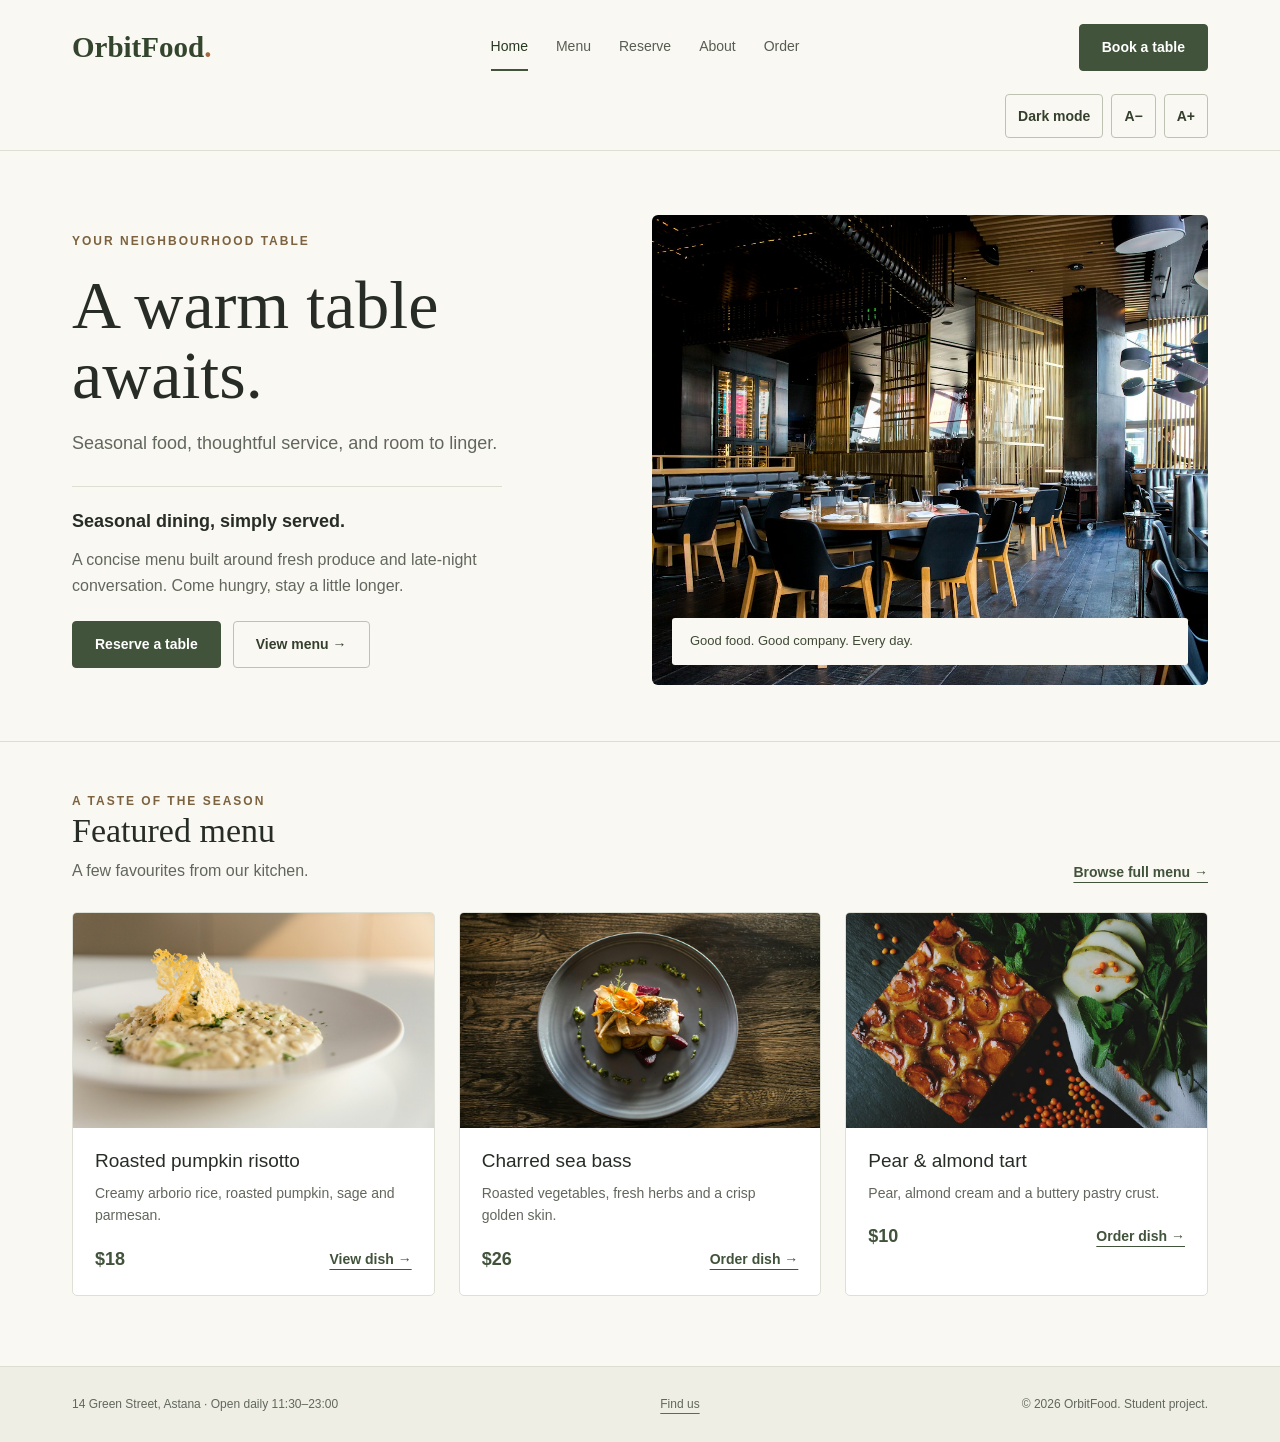
<file: index.html>
<!DOCTYPE html>
<html lang="en">
<head>
    <meta charset="UTF-8">
    <meta name="viewport" content="width=device-width, initial-scale=1.0">
    <meta name="description" content="Seasonal dining, simply served at OrbitFood, a seasonal restaurant website made for the Web Technologies I midterm.">
    <title>Seasonal dining, simply served | OrbitFood</title>
    <script src="js/storage-service.js"></script>
    <script src="js/preferences.js"></script>
    <link rel="stylesheet" href="bootstrap/bootstrap.css">
    <link rel="stylesheet" href="css/style.css">
    <script src="js/menu-data.js" defer></script>
    <script src="js/dish-history.js" defer></script>
</head>
<body>
    <a class="skip-link" href="#main">Skip to content</a>
    <header class="header">
        <nav class="container navigation" aria-label="Main navigation">
            <a class="logo" href="index.html">OrbitFood<span>.</span></a>
            <ul class="nav-list">
                <li><a href="index.html" class="active" aria-current="page">Home</a></li>
                <li><a href="menu.html">Menu</a></li>
                <li><a href="reservation.html">Reserve</a></li>
                <li><a href="about.html">About</a></li>
                <li><a href="order.html">Order</a></li>
            </ul>
            <a class="btn btn-dark" href="reservation.html">Book a table</a>
        </nav>
        <div class="container display-preferences" id="display-preferences" role="group" aria-label="Display preferences" hidden>
            <button class="btn btn-outline-dark" id="theme-toggle" type="button" aria-pressed="false">Dark mode</button>
            <button class="btn btn-outline-dark" id="font-decrease" type="button" aria-label="Decrease text size">A&minus;</button>
            <button class="btn btn-outline-dark" id="font-increase" type="button" aria-label="Increase text size">A+</button>
            <span class="visually-hidden" id="font-status" role="status"></span>
        </div>
    </header>

    <main id="main">
        <section class="hero">
            <div class="container">
                <div class="row align-items-center gx-4 gy-5">
                    <div class="col-md-6">
                        <p class="eyebrow">Your neighbourhood table</p>
                        <h1 id="home-title">A warm table<br>awaits.</h1>
                        <p class="intro">Seasonal food, thoughtful service, and room to linger.</p>
                        <div class="hero-note">
                            <h2>Seasonal dining, simply served.</h2>
                            <p>A concise menu built around fresh produce and late-night conversation. Come hungry, stay a little longer.</p>
                            <div class="buttons">
                                <a class="btn btn-dark" href="reservation.html">Reserve a table</a>
                                <a class="btn btn-outline-dark" href="menu.html">View menu &rarr;</a>
                            </div>
                        </div>
                    </div>
                    <div class="col-md-6">
                        <figure class="hero-photo">
                            <img src="images/restaurant.jpg" alt="Warm restaurant interior with wooden tables and soft lighting" width="700" height="700">
                            <figcaption class="photo-label">Good food. Good company. Every day.</figcaption>
                        </figure>
                    </div>
                </div>
            </div>
        </section>
        <section class="section" id="featured">
            <div class="container">
                <div class="section-head">
                    <div>
                        <p class="eyebrow">A taste of the season</p>
                        <h2>Featured menu</h2>
                        <p>A few favourites from our kitchen.</p>
                    </div>
                    <a class="text-link" href="menu.html">Browse full menu &rarr;</a>
                </div>
                <div class="food-grid">
                    <article class="food-card" id="risotto">
                        <img src="images/risotto.jpg" alt="Creamy risotto served on a white plate" width="600" height="400" loading="lazy">
                        <div class="food-info">
                            <h3><a href="dish.html?id=risotto">Roasted pumpkin risotto</a></h3>
                            <p>Creamy arborio rice, roasted pumpkin, sage and parmesan.</p>
                            <div class="food-bottom">
                                <span class="price">$18</span>
                                <a class="text-link" href="dish.html?id=risotto">View dish &rarr;</a>
                            </div>
                        </div>
                    </article>
                    <article class="food-card" id="fish">
                        <img src="images/fish.jpg" alt="Sea bass with roasted vegetables on a grey plate" width="600" height="400" loading="lazy">
                        <div class="food-info">
                            <h3><a href="dish.html?id=fish">Charred sea bass</a></h3>
                            <p>Roasted vegetables, fresh herbs and a crisp golden skin.</p>
                            <div class="food-bottom">
                                <span class="price">$26</span>
                                <a class="text-link" href="order.html#fish-choice">Order dish &rarr;</a>
                            </div>
                        </div>
                    </article>
                    <article class="food-card" id="tart">
                        <img src="images/tart.jpg" alt="Fruit tart served with sliced pear and fresh mint" width="600" height="400" loading="lazy">
                        <div class="food-info">
                            <h3><a href="dish.html?id=tart">Pear &amp; almond tart</a></h3>
                            <p>Pear, almond cream and a buttery pastry crust.</p>
                            <div class="food-bottom">
                                <span class="price">$10</span>
                                <a class="text-link" href="order.html#tart-choice">Order dish &rarr;</a>
                            </div>
                        </div>
                    </article>
                </div>
            </div>
        </section>
        <section class="section" id="recent-dishes" aria-labelledby="recent-heading" hidden>
            <div class="container">
                <div class="section-head">
                    <h2 id="recent-heading">Recently viewed</h2>
                    <button class="btn btn-outline-dark" id="clear-recent" type="button">Clear history</button>
                </div>
                <div class="food-grid" id="recent-list"></div>
            </div>
        </section>
        <p class="visually-hidden" id="recent-status" role="status"></p>
    </main>

    <footer class="footer">
        <div class="container footer-content">
            <p>14 Green Street, Astana <span aria-hidden="true">&middot;</span> Open daily 11:30&ndash;23:00</p>
            <a href="about.html#location">Find us</a>
            <p>&copy; 2026 OrbitFood. Student project.</p>
        </div>
    </footer>
</body>
</html>
</file>
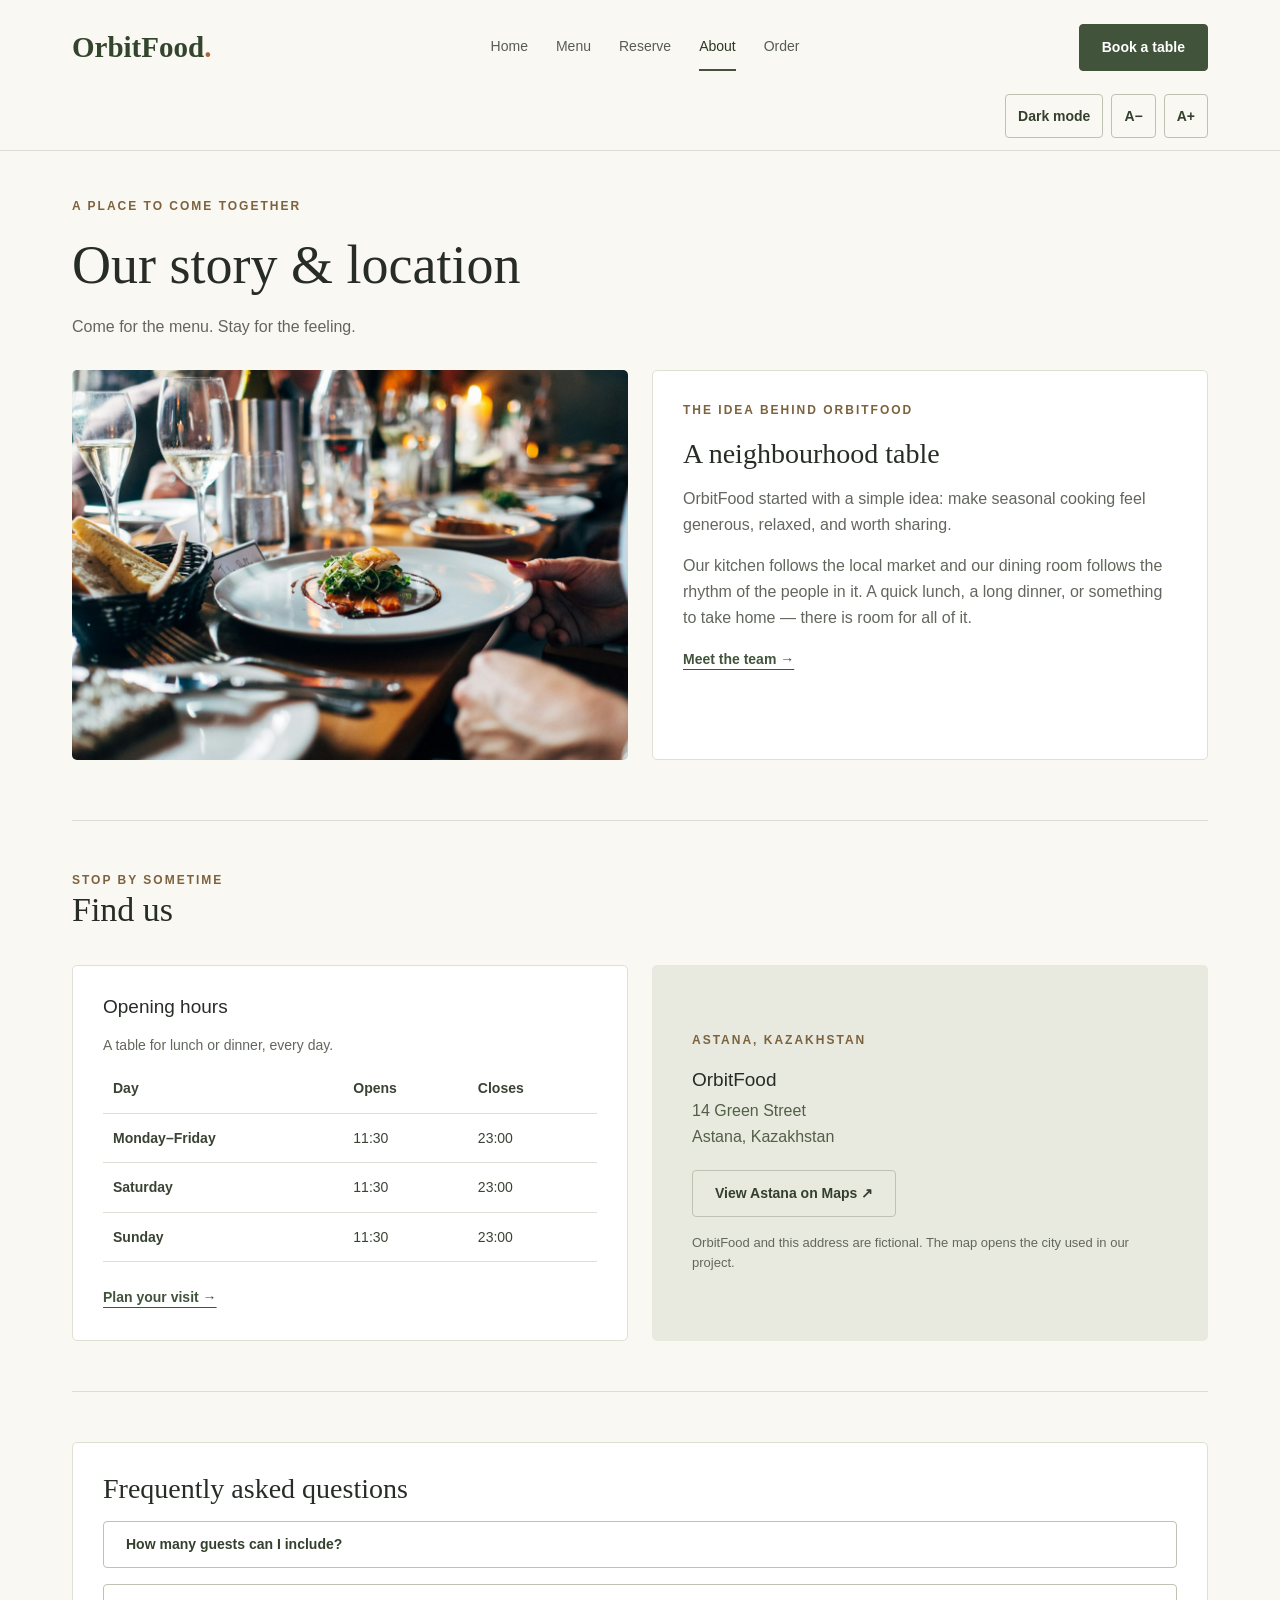
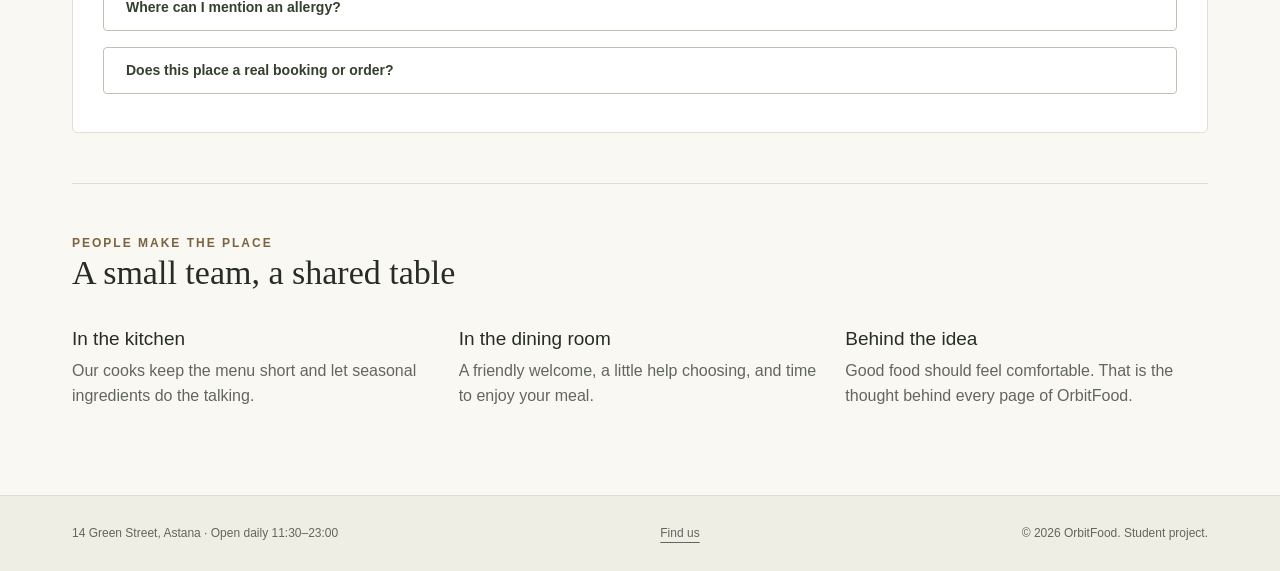
<file: about.html>
<!DOCTYPE html>
<html lang="en">
<head>
    <meta charset="UTF-8">
    <meta name="viewport" content="width=device-width, initial-scale=1.0">
    <meta name="description" content="Our story and location at OrbitFood, a seasonal restaurant website made for the Web Technologies I midterm.">
    <title>Our story and location | OrbitFood</title>
    <script src="js/storage-service.js"></script>
    <script src="js/preferences.js"></script>
    <link rel="stylesheet" href="bootstrap/bootstrap.css">
    <link rel="stylesheet" href="css/style.css">
    <script src="jquery/jquery-3.7.1.min.js" defer></script>
    <script src="js/enhancements.js" defer></script>
</head>
<body>
    <a class="skip-link" href="#main">Skip to content</a>
    <header class="header">
        <nav class="container navigation" aria-label="Main navigation">
            <a class="logo" href="index.html">OrbitFood<span>.</span></a>
            <ul class="nav-list">
                <li><a href="index.html">Home</a></li>
                <li><a href="menu.html">Menu</a></li>
                <li><a href="reservation.html">Reserve</a></li>
                <li><a href="about.html" class="active" aria-current="page">About</a></li>
                <li><a href="order.html">Order</a></li>
            </ul>
            <a class="btn btn-dark" href="reservation.html">Book a table</a>
        </nav>
        <div class="container display-preferences" id="display-preferences" role="group" aria-label="Display preferences" hidden>
            <button class="btn btn-outline-dark" id="theme-toggle" type="button" aria-pressed="false">Dark mode</button>
            <button class="btn btn-outline-dark" id="font-decrease" type="button" aria-label="Decrease text size">A&minus;</button>
            <button class="btn btn-outline-dark" id="font-increase" type="button" aria-label="Increase text size">A+</button>
            <span class="visually-hidden" id="font-status" role="status"></span>
        </div>
    </header>

    <main id="main">
        <div class="container">
            <header class="page-top">
                <p class="eyebrow">A place to come together</p>
                <h1>Our story &amp; location</h1>
                <p>Come for the menu. Stay for the feeling.</p>
            </header>
            <section class="page-content row g-4 align-items-stretch" aria-labelledby="story-title">
                <div class="col-md-6">
                    <img class="page-photo" src="images/table.jpg" alt="An inviting restaurant table set for dinner" width="700" height="500">
                </div>
                <div class="col-md-6">
                    <div class="panel">
                        <p class="eyebrow">The idea behind OrbitFood</p>
                        <h2 id="story-title">A neighbourhood table</h2>
                        <p>OrbitFood started with a simple idea: make seasonal cooking feel generous, relaxed, and worth sharing.</p>
                        <p>Our kitchen follows the local market and our dining room follows the rhythm of the people in it. A quick lunch, a long dinner, or something to take home &mdash; there is room for all of it.</p>
                        <a class="text-link" href="#team">Meet the team &rarr;</a>
                    </div>
                </div>
            </section>
            <section class="section" id="location">
                <div class="section-head">
                    <div>
                        <p class="eyebrow">Stop by sometime</p>
                        <h2>Find us</h2>
                    </div>
                </div>
                <div class="row g-4">
                    <div class="col-md-6">
                        <div class="panel">
                            <h3 class="mb-3">Opening hours</h3>
                            <div class="table-responsive">
                                <table class="table hours">
                                    <caption>A table for lunch or dinner, every day.</caption>
                                    <thead>
                                        <tr>
                                            <th scope="col">Day</th>
                                            <th scope="col">Opens</th>
                                            <th scope="col">Closes</th>
                                        </tr>
                                    </thead>
                                    <tbody>
                                        <tr>
                                            <th scope="row">Monday&ndash;Friday</th>
                                            <td>11:30</td>
                                            <td>23:00</td>
                                        </tr>
                                        <tr>
                                            <th scope="row">Saturday</th>
                                            <td>11:30</td>
                                            <td>23:00</td>
                                        </tr>
                                        <tr>
                                            <th scope="row">Sunday</th>
                                            <td>11:30</td>
                                            <td>23:00</td>
                                        </tr>
                                    </tbody>
                                </table>
                            </div>
                            <a class="text-link d-inline-block mt-4" href="reservation.html">Plan your visit &rarr;</a>
                        </div>
                    </div>
                    <div class="col-md-6">
                        <div class="location">
                            <p class="eyebrow">Astana, Kazakhstan</p>
                            <h3>OrbitFood</h3>
                            <address>14 Green Street<br>Astana, Kazakhstan</address>
                            <a class="btn btn-outline-dark" href="https://www.google.com/maps/search/?api=1&amp;query=Astana%2C%20Kazakhstan" target="_blank" rel="noopener noreferrer">View Astana on Maps &nearr;</a>
                            <p class="small-note">OrbitFood and this address are fictional. The map opens the city used in our project.</p>
                        </div>
                    </div>
                </div>
            </section>
            <section class="section" aria-labelledby="faq-title">
                <div class="panel">
                    <h2 id="faq-title">Frequently asked questions</h2>
                    <div class="faq-item mt-3">
                        <h3 class="h5 mb-2">
                            <button class="btn btn-outline-dark text-start w-100 faq-toggle" type="button" aria-controls="faq-groups" aria-expanded="true" disabled>How many guests can I include?</button>
                        </h3>
                        <p class="faq-answer mb-0" id="faq-groups">The reservation form accepts groups of 1 to 6 guests.</p>
                    </div>
                    <div class="faq-item mt-3">
                        <h3 class="h5 mb-2">
                            <button class="btn btn-outline-dark text-start w-100 faq-toggle" type="button" aria-controls="faq-allergies" aria-expanded="true" disabled>Where can I mention an allergy?</button>
                        </h3>
                        <p class="faq-answer mb-0" id="faq-allergies">Use the optional note on the reservation form for dietary needs.</p>
                    </div>
                    <div class="faq-item mt-3">
                        <h3 class="h5 mb-2">
                            <button class="btn btn-outline-dark text-start w-100 faq-toggle" type="button" aria-controls="faq-demo" aria-expanded="true" disabled>Does this place a real booking or order?</button>
                        </h3>
                        <p class="faq-answer mb-0" id="faq-demo">OrbitFood is a student demo. The forms validate sample details without sending a booking or order.</p>
                    </div>
                </div>
            </section>
            <section class="section" id="team">
                <div class="section-head">
                    <div>
                        <p class="eyebrow">People make the place</p>
                        <h2>A small team, a shared table</h2>
                    </div>
                </div>
                <div class="row g-4">
                    <div class="col-md-4">
                        <h3>In the kitchen</h3>
                        <p>Our cooks keep the menu short and let seasonal ingredients do the talking.</p>
                    </div>
                    <div class="col-md-4">
                        <h3>In the dining room</h3>
                        <p>A friendly welcome, a little help choosing, and time to enjoy your meal.</p>
                    </div>
                    <div class="col-md-4">
                        <h3>Behind the idea</h3>
                        <p>Good food should feel comfortable. That is the thought behind every page of OrbitFood.</p>
                    </div>
                </div>
            </section>
        </div>
    </main>

    <footer class="footer">
        <div class="container footer-content">
            <p>14 Green Street, Astana <span aria-hidden="true">&middot;</span> Open daily 11:30&ndash;23:00</p>
            <a href="about.html#location">Find us</a>
            <p>&copy; 2026 OrbitFood. Student project.</p>
        </div>
    </footer>
</body>
</html>
</file>
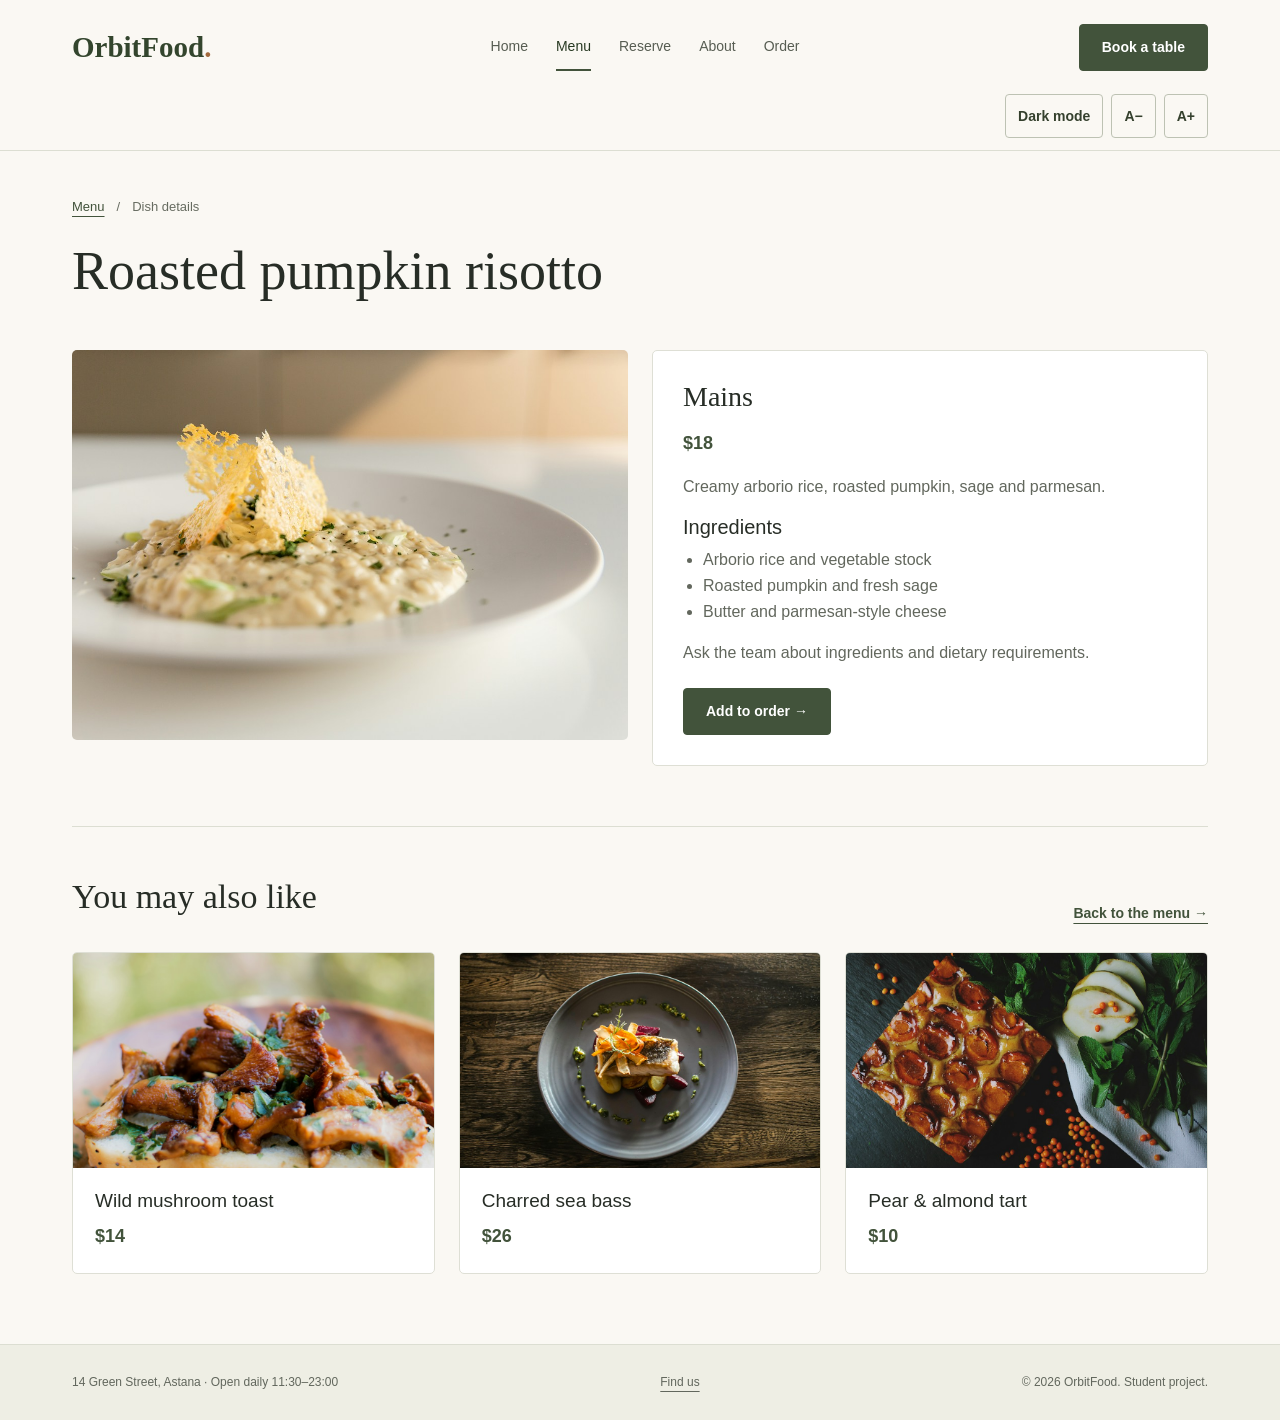
<file: dish.html>
<!DOCTYPE html>
<html lang="en">
<head>
    <meta charset="UTF-8">
    <meta name="viewport" content="width=device-width, initial-scale=1.0">
    <meta name="description" content="Explore the dishes and ingredients on the OrbitFood menu.">
    <title>Dish details | OrbitFood</title>
    <script src="js/storage-service.js"></script>
    <script src="js/preferences.js"></script>
    <link rel="stylesheet" href="bootstrap/bootstrap.css">
    <link rel="stylesheet" href="css/style.css">
    <script src="js/menu-data.js" defer></script>
    <script src="js/dish-history.js" defer></script>
</head>
<body>
    <a class="skip-link" href="#main">Skip to content</a>
    <header class="header">
        <nav class="container navigation" aria-label="Main navigation">
            <a class="logo" href="index.html">OrbitFood<span>.</span></a>
            <ul class="nav-list">
                <li><a href="index.html">Home</a></li>
                <li><a href="menu.html" class="active">Menu</a></li>
                <li><a href="reservation.html">Reserve</a></li>
                <li><a href="about.html">About</a></li>
                <li><a href="order.html">Order</a></li>
            </ul>
            <a class="btn btn-dark" href="reservation.html">Book a table</a>
        </nav>
        <div class="container display-preferences" id="display-preferences" role="group" aria-label="Display preferences" hidden>
            <button class="btn btn-outline-dark" id="theme-toggle" type="button" aria-pressed="false">Dark mode</button>
            <button class="btn btn-outline-dark" id="font-decrease" type="button" aria-label="Decrease text size">A&minus;</button>
            <button class="btn btn-outline-dark" id="font-increase" type="button" aria-label="Increase text size">A+</button>
            <span class="visually-hidden" id="font-status" role="status"></span>
        </div>
    </header>

    <main id="main">
        <div class="container">
            <header class="page-top">
                <nav aria-label="Breadcrumb">
                    <ol class="crumbs">
                    <li><a href="menu.html">Menu</a></li>
                        <li aria-hidden="true">/</li>
                        <li aria-current="page">Dish details</li>
                    </ol>
                </nav>
                <h1 id="dish-name">Dish details</h1>
            </header>
            <noscript><p>Dish details need JavaScript. <a href="order.html">Browse dishes and prices</a>.</p></noscript>
            <div class="page-content" id="dish-details" hidden>
                <div class="row g-4 align-items-stretch">
                    <div class="col-md-6">
                        <img class="page-photo" id="dish-image" alt="" width="700" height="500">
                    </div>
                    <div class="col-md-6">
                        <section class="panel" aria-labelledby="dish-category">
                            <h2 id="dish-category"></h2>
                            <p class="price mb-3" id="dish-price"></p>
                            <p id="dish-description"></p>
                            <h3 class="h5">Ingredients</h3>
                            <ul class="details-list" id="dish-ingredients"></ul>
                            <p>Ask the team about ingredients and dietary requirements.</p>
                            <div class="buttons">
                                <a class="btn btn-dark" id="dish-order" href="order.html">Add to order &rarr;</a>
                            </div>
                        </section>
                    </div>
                </div>
            </div>
            <p class="panel" id="dish-missing" hidden>This dish could not be found. <a href="menu.html">Back to the menu</a>.</p>
            <section class="section" id="related-dishes" hidden>
                <div class="section-head">
                    <h2>You may also like</h2>
                    <a class="text-link" href="menu.html">Back to the menu &rarr;</a>
                </div>
                <div class="food-grid" id="related-list"></div>
            </section>
        </div>
    </main>

    <footer class="footer">
        <div class="container footer-content">
            <p>14 Green Street, Astana <span aria-hidden="true">&middot;</span> Open daily 11:30&ndash;23:00</p>
            <a href="about.html#location">Find us</a>
            <p>&copy; 2026 OrbitFood. Student project.</p>
        </div>
    </footer>
</body>
</html>
</file>
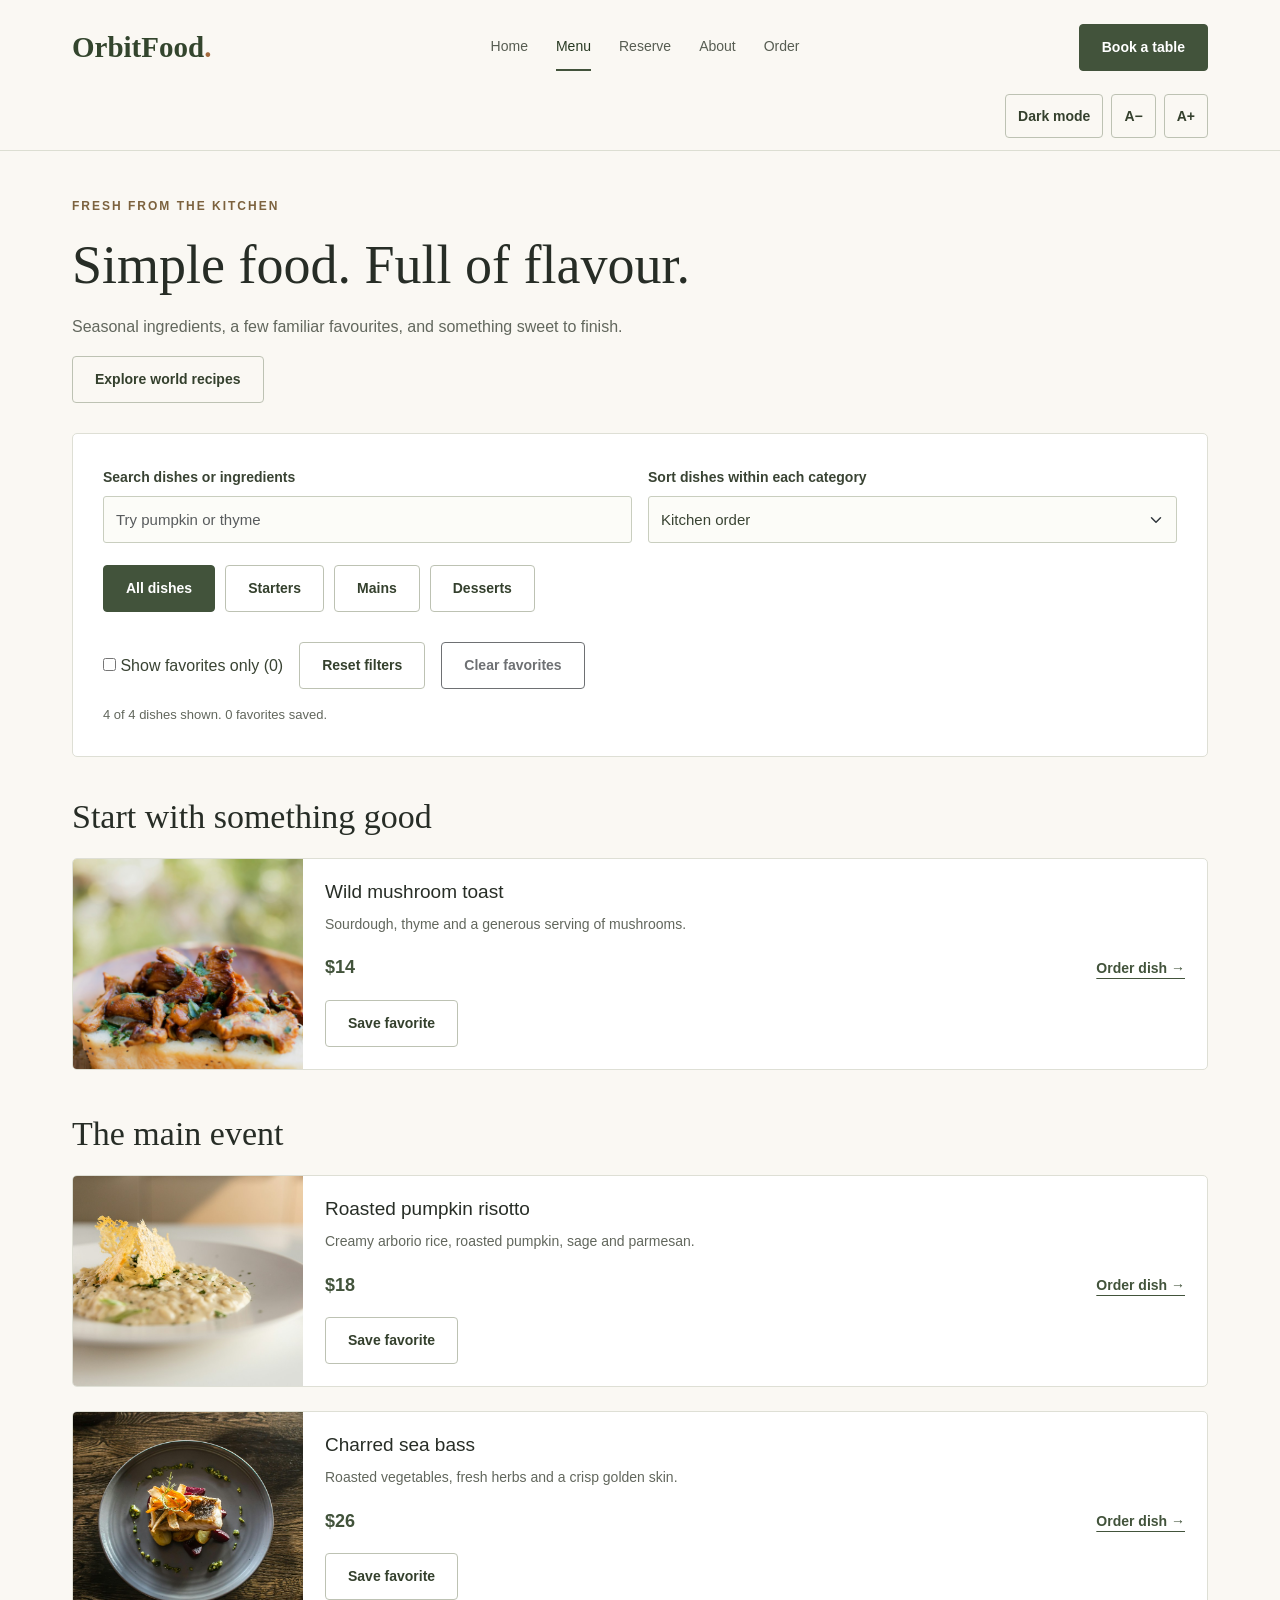
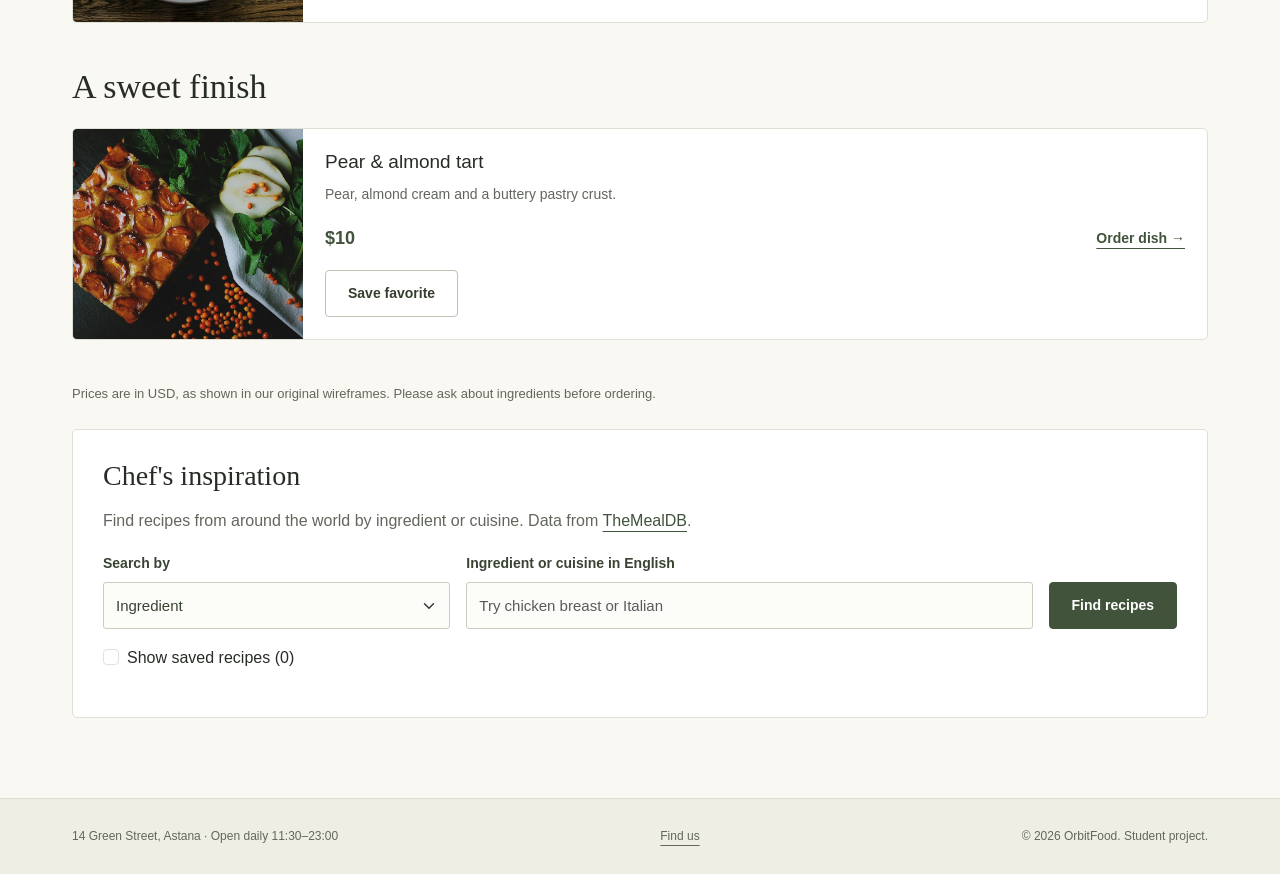
<file: menu.html>
<!DOCTYPE html>
<html lang="en">
<head>
    <meta charset="UTF-8">
    <meta name="viewport" content="width=device-width, initial-scale=1.0">
    <meta name="description" content="Our menu at OrbitFood, a seasonal restaurant website made for the Web Technologies I midterm.">
    <title>Our menu | OrbitFood</title>
    <script src="js/storage-service.js"></script>
    <script src="js/preferences.js"></script>
    <link rel="stylesheet" href="bootstrap/bootstrap.css">
    <link rel="stylesheet" href="css/style.css">
    <script src="js/menu-data.js" defer></script>
    <script src="js/menu.js" defer></script>
    <script src="js/api-client.js" defer></script>
    <script src="bootstrap/bootstrap.min.js" defer></script>
    <script src="js/chef-inspiration.js" defer></script>
</head>
<body>
    <a class="skip-link" href="#main">Skip to content</a>
    <header class="header">
        <nav class="container navigation" aria-label="Main navigation">
            <a class="logo" href="index.html">OrbitFood<span>.</span></a>
            <ul class="nav-list">
                <li><a href="index.html">Home</a></li>
                <li><a href="menu.html" class="active" aria-current="page">Menu</a></li>
                <li><a href="reservation.html">Reserve</a></li>
                <li><a href="about.html">About</a></li>
                <li><a href="order.html">Order</a></li>
            </ul>
            <a class="btn btn-dark" href="reservation.html">Book a table</a>
        </nav>
        <div class="container display-preferences" id="display-preferences" role="group" aria-label="Display preferences" hidden>
            <button class="btn btn-outline-dark" id="theme-toggle" type="button" aria-pressed="false">Dark mode</button>
            <button class="btn btn-outline-dark" id="font-decrease" type="button" aria-label="Decrease text size">A&minus;</button>
            <button class="btn btn-outline-dark" id="font-increase" type="button" aria-label="Increase text size">A+</button>
            <span class="visually-hidden" id="font-status" role="status"></span>
        </div>
    </header>

    <main id="main">
        <div class="container">
            <header class="page-top">
                <p class="eyebrow">Fresh from the kitchen</p>
                <h1>Simple food. Full of flavour.</h1>
                <p>Seasonal ingredients, a few familiar favourites, and something sweet to finish.</p>
                <a class="btn btn-outline-dark" href="#chef-inspiration">Explore world recipes</a>
            </header>
            <section class="panel menu-tools" aria-label="Find a dish" hidden>
                <div class="row g-3">
                    <div class="col-md-6">
                        <label class="form-label" for="menu-search">Search dishes or ingredients</label>
                        <input class="form-control" type="search" id="menu-search" placeholder="Try pumpkin or thyme">
                    </div>
                    <div class="col-md-6">
                        <label class="form-label" for="menu-sort">Sort dishes within each category</label>
                        <select class="form-select" id="menu-sort">
                            <option value="default">Kitchen order</option>
                            <option value="price-asc">Price: low to high</option>
                            <option value="price-desc">Price: high to low</option>
                            <option value="name">Name: A to Z</option>
                        </select>
                    </div>
                </div>
                <div class="category-links" id="menu-categories" role="group" aria-label="Filter by category"></div>
                <div class="menu-actions">
                    <label><input type="checkbox" id="favorites-only"> Show favorites only (<span id="favorites-count">0</span>)</label>
                    <button class="btn btn-outline-dark" id="reset-menu" type="button">Reset filters</button>
                    <button class="btn btn-outline-dark" id="clear-favorites" type="button">Clear favorites</button>
                </div>
                <p id="menu-status" role="status" aria-live="polite" class="small-note"></p>
                <p id="storage-status" class="small-note" hidden></p>
            </section>
            <div class="page-content">
                <noscript><p>The interactive menu needs JavaScript. Browse all dishes and prices on the <a href="order.html">order page</a>.</p></noscript>
                <div id="menu-results"></div>
                <p class="small-note">Prices are in USD, as shown in our original wireframes. Please ask about ingredients before ordering.</p>
                <section id="chef-inspiration" class="panel mt-4" aria-labelledby="chef-heading">
                    <h2 id="chef-heading">Chef's inspiration</h2>
                    <p>Find recipes from around the world by ingredient or cuisine. Data from <a href="https://www.themealdb.com/">TheMealDB</a>.</p>
                    <noscript><p>Recipe search needs JavaScript.</p></noscript>
                    <form id="recipe-search" class="row g-3 align-items-end" hidden>
                        <div class="col-sm-4">
                            <label class="form-label" for="recipe-filter">Search by</label>
                            <select class="form-select" id="recipe-filter">
                                <option value="i">Ingredient</option>
                                <option value="a">Cuisine</option>
                            </select>
                        </div>
                        <div class="col-sm">
                            <label class="form-label" for="recipe-query">Ingredient or cuisine in English</label>
                            <input class="form-control" type="search" id="recipe-query" required maxlength="80" placeholder="Try chicken breast or Italian">
                        </div>
                        <div class="col-sm-auto">
                            <button class="btn btn-dark" type="submit">Find recipes</button>
                        </div>
                    </form>
                    <div class="mt-3" role="status">
                        <span id="recipe-spinner" class="spinner-border spinner-border-sm me-2" aria-hidden="true" hidden></span>
                        <span id="recipe-status"></span>
                    </div>
                    <button class="btn btn-outline-dark mt-2" type="button" id="recipe-retry" hidden>Try again</button>
                    <div class="form-check mt-3" id="recipe-favorites-control" hidden>
                        <input class="form-check-input" type="checkbox" id="recipe-favorites">
                        <label class="form-check-label" for="recipe-favorites">Show saved recipes (<span id="recipe-favorites-count">0</span>)</label>
                    </div>
                    <p class="small-note mt-2" id="recipe-storage-status" role="status" hidden>Saved recipes are available for this visit. Browser storage is unavailable.</p>
                    <div class="food-grid mt-3" id="recipe-results"></div>
                    <nav class="d-flex flex-wrap gap-3 align-items-center justify-content-center mt-3" id="recipe-pagination" aria-label="Recipe pages" hidden>
                        <button class="btn btn-outline-dark" id="recipe-prev" type="button">Back</button>
                        <span id="recipe-page" role="status"></span>
                        <button class="btn btn-outline-dark" id="recipe-next" type="button">Next</button>
                    </nav>
                </section>
            </div>
        </div>
    </main>

    <div class="modal" id="recipe-modal" tabindex="-1" aria-labelledby="recipe-title" aria-hidden="true">
        <div class="modal-dialog modal-dialog-scrollable modal-lg">
            <div class="modal-content">
                <div class="modal-header">
                    <h2 class="modal-title h5" id="recipe-title"></h2>
                    <button class="btn-close" type="button" data-bs-dismiss="modal" aria-label="Close"></button>
                </div>
                <div class="modal-body">
                    <p id="recipe-detail-status" role="status"></p>
                    <div id="recipe-details" hidden>
                        <h3 class="h6">Ingredients</h3>
                        <ul id="recipe-ingredients"></ul>
                        <h3 class="h6">Instructions</h3>
                        <p id="recipe-instructions" class="recipe-instructions"></p>
                        <a id="recipe-video" hidden>Watch the video</a>
                        <p id="recipe-no-video" class="small-note mb-0" hidden>No video is available for this recipe.</p>
                    </div>
                    <a id="recipe-source">Open on TheMealDB</a>
                </div>
            </div>
        </div>
    </div>

    <footer class="footer">
        <div class="container footer-content">
            <p>14 Green Street, Astana <span aria-hidden="true">&middot;</span> Open daily 11:30&ndash;23:00</p>
            <a href="about.html#location">Find us</a>
            <p>&copy; 2026 OrbitFood. Student project.</p>
        </div>
    </footer>
</body>
</html>
</file>
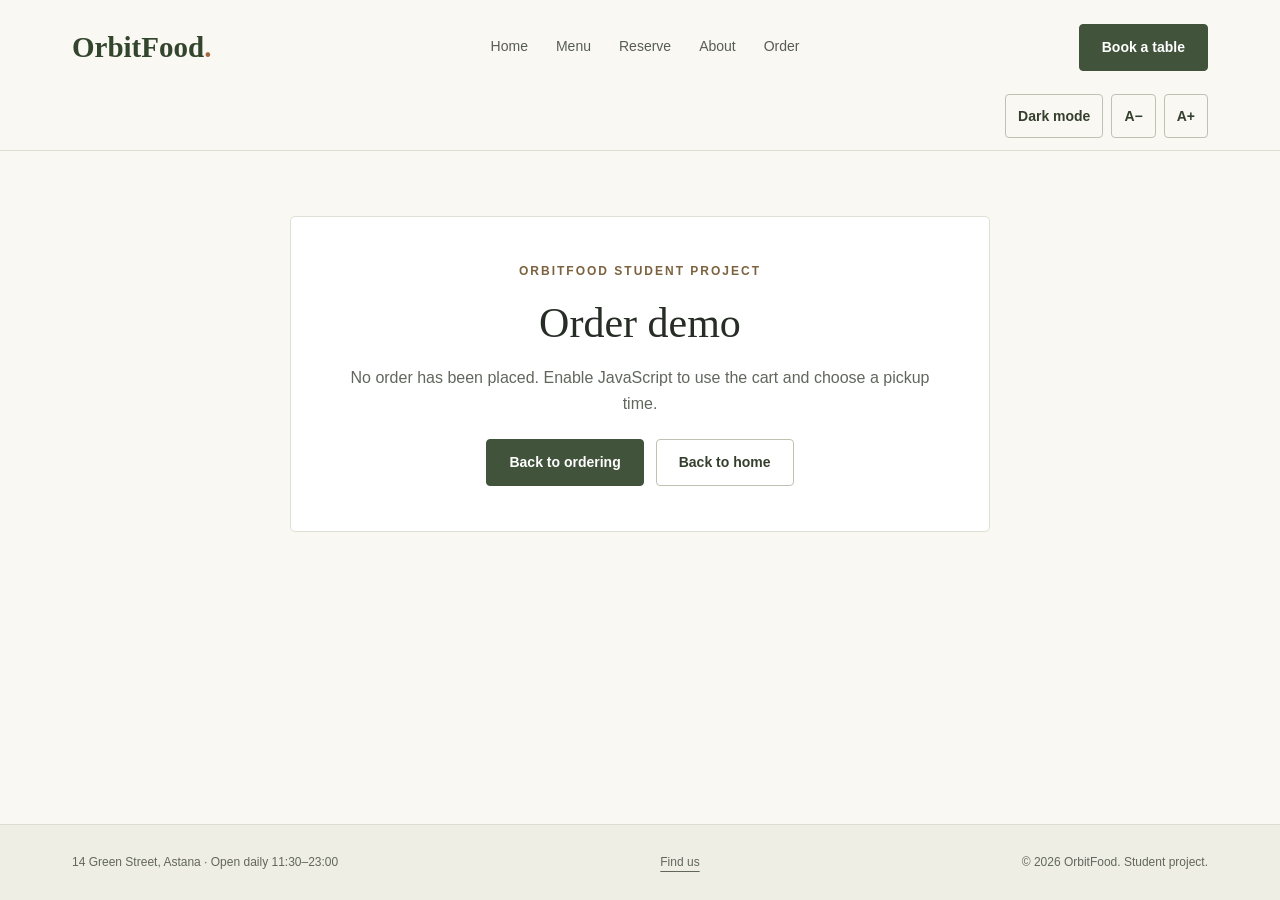
<file: order-result.html>
<!DOCTYPE html>
<html lang="en">
<head>
    <meta charset="UTF-8">
    <meta name="viewport" content="width=device-width, initial-scale=1.0">
    <meta name="description" content="Information about the OrbitFood pickup order demo.">
    <title>Order demo | OrbitFood</title>
    <script src="js/storage-service.js"></script>
    <script src="js/preferences.js"></script>
    <link rel="stylesheet" href="bootstrap/bootstrap.css">
    <link rel="stylesheet" href="css/style.css">
</head>
<body>
    <a class="skip-link" href="#main">Skip to content</a>
    <header class="header">
        <nav class="container navigation" aria-label="Main navigation">
            <a class="logo" href="index.html">OrbitFood<span>.</span></a>
            <ul class="nav-list">
                <li><a href="index.html">Home</a></li>
                <li><a href="menu.html">Menu</a></li>
                <li><a href="reservation.html">Reserve</a></li>
                <li><a href="about.html">About</a></li>
                <li><a href="order.html">Order</a></li>
            </ul>
            <a class="btn btn-dark" href="reservation.html">Book a table</a>
        </nav>
        <div class="container display-preferences" id="display-preferences" role="group" aria-label="Display preferences" hidden>
            <button class="btn btn-outline-dark" id="theme-toggle" type="button" aria-pressed="false">Dark mode</button>
            <button class="btn btn-outline-dark" id="font-decrease" type="button" aria-label="Decrease text size">A&minus;</button>
            <button class="btn btn-outline-dark" id="font-increase" type="button" aria-label="Increase text size">A+</button>
            <span class="visually-hidden" id="font-status" role="status"></span>
        </div>
    </header>

    <main id="main">
        <div class="container">
            <section class="result text-center">
                <p class="eyebrow">OrbitFood student project</p>
                <h1>Order demo</h1>
                <p id="demo-finished" class="demo-fallback">Use the Order page to try the pickup demo.</p>
                <p>No order has been placed. Enable JavaScript to use the cart and choose a pickup time.</p>
                <div class="buttons justify-content-center">
                    <a class="btn btn-dark" href="order.html">Back to ordering</a>
                    <a class="btn btn-outline-dark" href="index.html">Back to home</a>
                </div>
            </section>
        </div>
    </main>

    <footer class="footer">
        <div class="container footer-content">
            <p>14 Green Street, Astana <span aria-hidden="true">&middot;</span> Open daily 11:30&ndash;23:00</p>
            <a href="about.html#location">Find us</a>
            <p>&copy; 2026 OrbitFood. Student project.</p>
        </div>
    </footer>
</body>
</html>
</file>
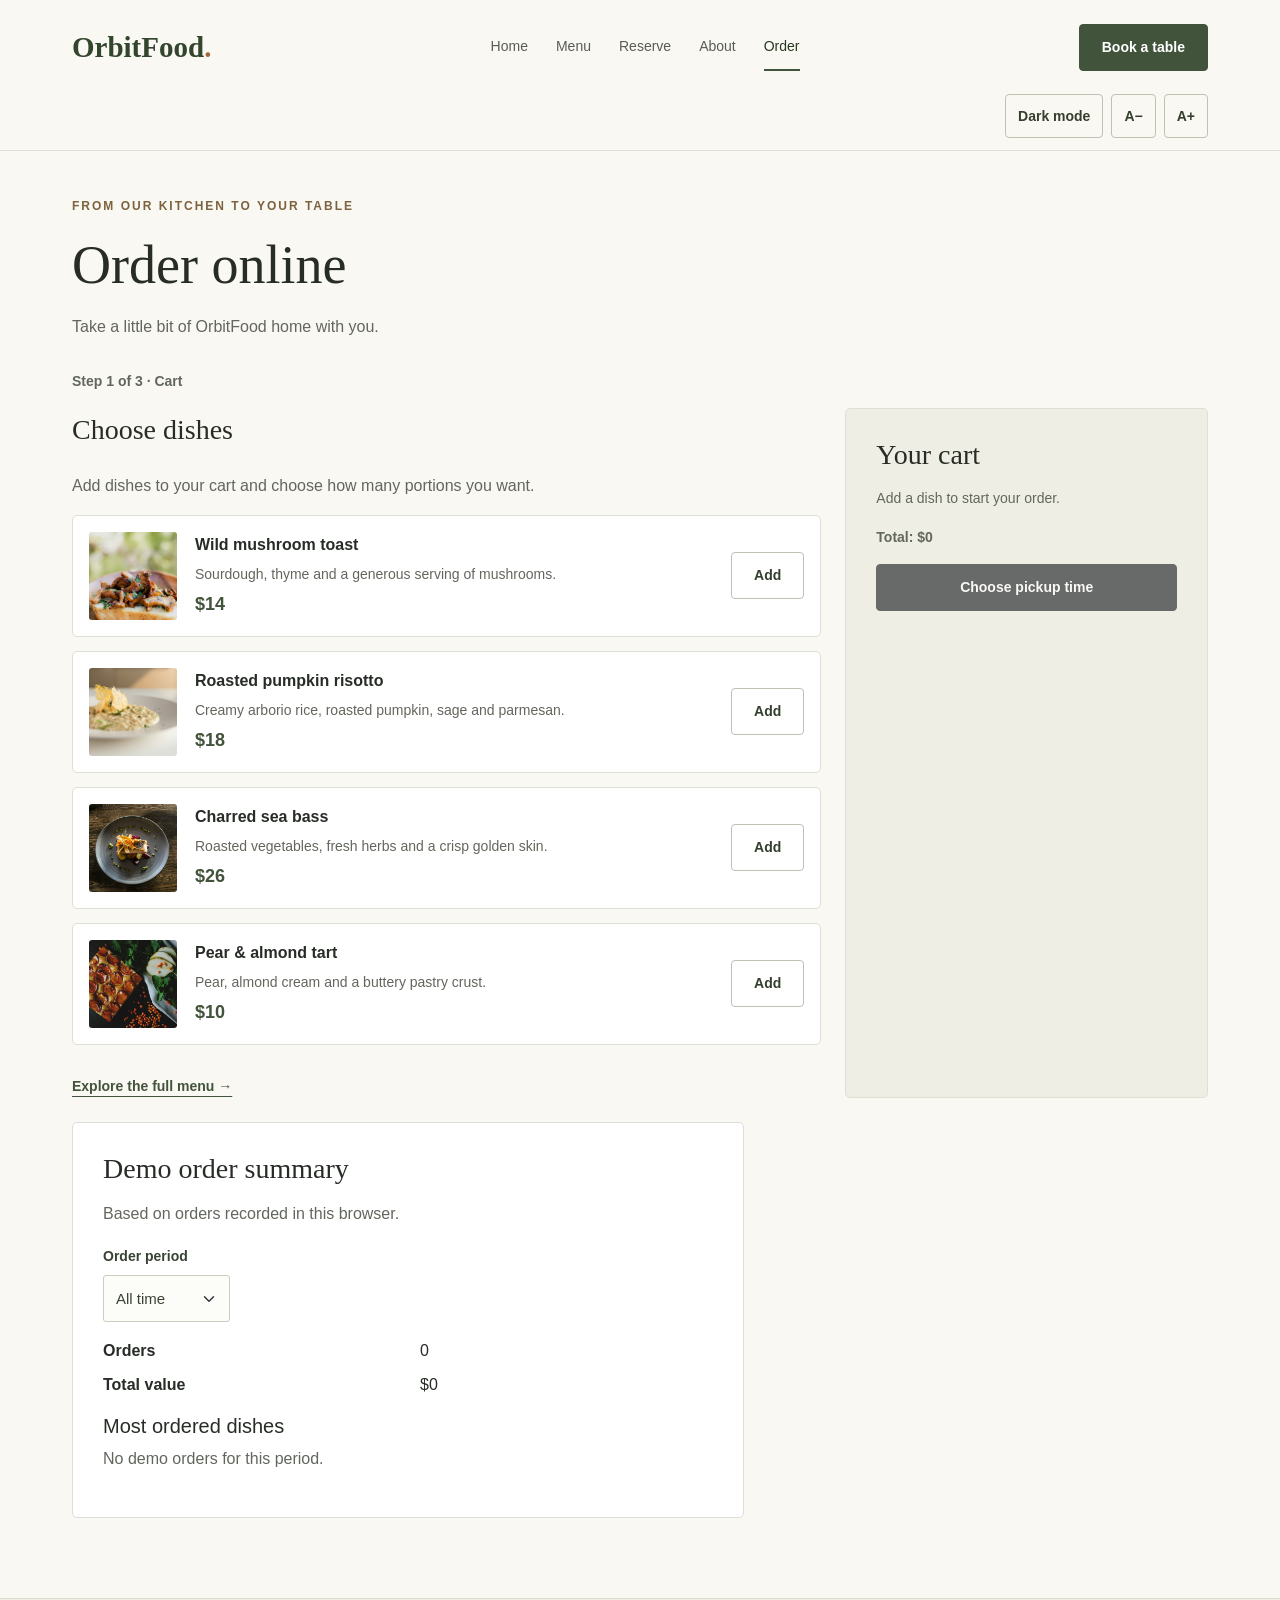
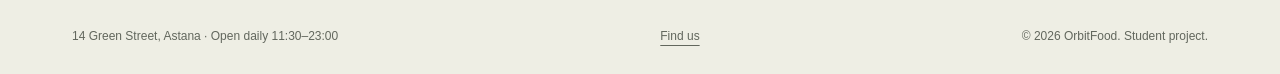
<file: order.html>
<!DOCTYPE html>
<html lang="en">
<head>
    <meta charset="UTF-8">
    <meta name="viewport" content="width=device-width, initial-scale=1.0">
    <meta name="description" content="Order online at OrbitFood, a seasonal restaurant website made for the Web Technologies I midterm.">
    <title>Order online | OrbitFood</title>
    <script src="js/storage-service.js"></script>
    <script src="js/preferences.js"></script>
    <link rel="stylesheet" href="bootstrap/bootstrap.css">
    <link rel="stylesheet" href="css/style.css">
    <script src="js/menu-data.js" defer></script>
    <script src="js/forms.js" defer></script>
    <script src="js/cart.js" defer></script>
    <script src="js/order.js" defer></script>
</head>
<body>
    <a class="skip-link" href="#main">Skip to content</a>
    <header class="header">
        <nav class="container navigation" aria-label="Main navigation">
            <a class="logo" href="index.html">OrbitFood<span>.</span></a>
            <ul class="nav-list">
                <li><a href="index.html">Home</a></li>
                <li><a href="menu.html">Menu</a></li>
                <li><a href="reservation.html">Reserve</a></li>
                <li><a href="about.html">About</a></li>
                <li><a href="order.html" class="active" aria-current="page">Order</a></li>
            </ul>
            <a class="btn btn-dark" href="reservation.html">Book a table</a>
        </nav>
        <div class="container display-preferences" id="display-preferences" role="group" aria-label="Display preferences" hidden>
            <button class="btn btn-outline-dark" id="theme-toggle" type="button" aria-pressed="false">Dark mode</button>
            <button class="btn btn-outline-dark" id="font-decrease" type="button" aria-label="Decrease text size">A&minus;</button>
            <button class="btn btn-outline-dark" id="font-increase" type="button" aria-label="Increase text size">A+</button>
            <span class="visually-hidden" id="font-status" role="status"></span>
        </div>
    </header>

    <main id="main">
        <div class="container">
            <header class="page-top">
                <p class="eyebrow">From our kitchen to your table</p>
                <h1>Order online</h1>
                <p>Take a little bit of OrbitFood home with you.</p>
            </header>
            <div class="page-content">
                <noscript><p>Turn on JavaScript to use the pickup cart.</p></noscript>
                <form id="order-form">
                    <p class="small fw-bold" id="pickup-step"></p>
                    <p class="alert alert-success form-success" tabindex="-1" role="status" hidden></p>
                    <p class="small" id="order-storage-warning" role="status" hidden>Browser storage is unavailable. Changes may be lost on reload.</p>
                    <p class="visually-hidden form-alert" role="alert"></p>
                    <div class="row g-4" id="cart-step">
                        <div class="col-lg-8">
                            <fieldset class="order-list">
                                <legend id="cart-heading" tabindex="-1">Choose dishes</legend>
                                <p>Add dishes to your cart and choose how many portions you want.</p>
                                <div class="order-item" id="toast-choice">
                                    <img src="images/toast.jpg" alt="Toast topped with golden mushrooms and herbs" width="100" height="100">
                                    <div class="order-dish">
                                        <strong id="toast-name">Wild mushroom toast</strong>
                                        <small>Sourdough, thyme and a generous serving of mushrooms.</small>
                                        <span class="price">$14</span>
                                    </div>
                                    <button class="btn btn-outline-dark" type="button" data-add-dish="toast" aria-describedby="toast-name" disabled>Add</button>
                                </div>
                                <div class="order-item" id="risotto-choice">
                                    <img src="images/risotto.jpg" alt="Creamy risotto served on a white plate" width="100" height="100">
                                    <div class="order-dish">
                                        <strong id="risotto-name">Roasted pumpkin risotto</strong>
                                        <small>Creamy arborio rice, roasted pumpkin, sage and parmesan.</small>
                                        <span class="price">$18</span>
                                    </div>
                                    <button class="btn btn-outline-dark" type="button" data-add-dish="risotto" aria-describedby="risotto-name" disabled>Add</button>
                                </div>
                                <div class="order-item" id="fish-choice">
                                    <img src="images/fish.jpg" alt="Sea bass with roasted vegetables on a grey plate" width="100" height="100">
                                    <div class="order-dish">
                                        <strong id="fish-name">Charred sea bass</strong>
                                        <small>Roasted vegetables, fresh herbs and a crisp golden skin.</small>
                                        <span class="price">$26</span>
                                    </div>
                                    <button class="btn btn-outline-dark" type="button" data-add-dish="fish" aria-describedby="fish-name" disabled>Add</button>
                                </div>
                                <div class="order-item" id="tart-choice">
                                    <img src="images/tart.jpg" alt="Fruit tart served with sliced pear and fresh mint" width="100" height="100">
                                    <div class="order-dish">
                                        <strong id="tart-name">Pear &amp; almond tart</strong>
                                        <small>Pear, almond cream and a buttery pastry crust.</small>
                                        <span class="price">$10</span>
                                    </div>
                                    <button class="btn btn-outline-dark" type="button" data-add-dish="tart" aria-describedby="tart-name" disabled>Add</button>
                                </div>
                            </fieldset>
                            <a class="text-link d-inline-block mt-3" href="menu.html">Explore the full menu &rarr;</a>
                        </div>
                        <aside class="col-lg-4">
                            <div class="panel side-panel">
                                <h2>Your cart</h2>
                                <p id="cart-empty">Add a dish to start your order.</p>
                                <ul class="list-unstyled mb-3" id="cart-items"></ul>
                                <p class="fw-bold" id="order-total">Total: $0</p>
                                <p class="visually-hidden" id="cart-status" role="status"></p>
                                <p class="text-danger small" id="cart-error" hidden></p>
                                <button class="btn btn-dark w-100" type="submit" id="continue-order" disabled>Choose pickup time</button>
                            </div>
                        </aside>
                    </div>

                    <section class="panel pickup-panel" id="schedule-step" hidden aria-labelledby="schedule-heading">
                        <h2 id="schedule-heading" tabindex="-1">Pickup date and time</h2>
                        <div class="mb-3">
                            <label class="form-label" for="pickup-date">Pickup date</label>
                            <input class="form-control" type="date" id="pickup-date" required aria-describedby="pickup-date-error">
                            <p class="text-danger small mt-1 mb-0" id="pickup-date-error" hidden></p>
                        </div>
                        <div class="mb-3">
                            <label class="form-label" for="pickup">Pickup time in Astana</label>
                            <select class="form-select" id="pickup" required aria-describedby="pickup-error">
                                <option value="">Choose a time</option>
                                <option>12:00</option>
                                <option>13:30</option>
                                <option>15:00</option>
                                <option>17:00</option>
                                <option>18:30</option>
                                <option>20:00</option>
                                <option>21:30</option>
                            </select>
                            <p class="text-danger small mt-1 mb-0" id="pickup-error" hidden></p>
                        </div>
                        <p class="small-note">Pickup from OrbitFood, 14 Green Street.</p>
                        <div class="d-flex flex-wrap gap-2">
                            <button class="btn btn-outline-dark" type="button" data-back>Back to cart</button>
                            <button class="btn btn-dark" type="submit">Review order</button>
                        </div>
                    </section>

                    <section class="panel pickup-panel" id="review-step" hidden aria-labelledby="review-heading">
                        <h2 id="review-heading" tabindex="-1">Review your order</h2>
                        <ul class="list-unstyled" id="pickup-review-items"></ul>
                        <p id="pickup-review-time"></p>
                        <p class="fw-bold" id="pickup-review-total"></p>
                        <p class="small-note">Demo order only. No payment or real pickup.</p>
                        <div class="d-flex flex-wrap gap-2">
                            <button class="btn btn-outline-dark" type="button" data-back>Back to pickup time</button>
                            <button class="btn btn-dark" type="submit">Save demo order</button>
                        </div>
                    </section>
                </form>
                <section class="panel mt-4 pickup-panel" id="order-stats" hidden aria-labelledby="stats-heading">
                    <h2 id="stats-heading">Demo order summary</h2>
                    <p>Based on orders recorded in this browser.</p>
                    <label class="form-label" for="stats-period">Order period</label>
                    <select class="form-select w-auto mb-3" id="stats-period">
                        <option value="today">Today</option>
                        <option value="week">Last 7 days</option>
                        <option value="all" selected>All time</option>
                    </select>
                    <div aria-live="polite">
                        <dl class="row mb-2">
                            <dt class="col-sm-6">Orders</dt>
                            <dd class="col-sm-6" id="stats-count"></dd>
                            <dt class="col-sm-6">Total value</dt>
                            <dd class="col-sm-6" id="stats-total"></dd>
                        </dl>
                        <h3 class="h5">Most ordered dishes</h3>
                        <p id="stats-empty">No demo orders for this period.</p>
                        <ol class="mb-0" id="stats-popular"></ol>
                    </div>
                </section>
            </div>
        </div>
    </main>

    <footer class="footer">
        <div class="container footer-content">
            <p>14 Green Street, Astana <span aria-hidden="true">&middot;</span> Open daily 11:30&ndash;23:00</p>
            <a href="about.html#location">Find us</a>
            <p>&copy; 2026 OrbitFood. Student project.</p>
        </div>
    </footer>
</body>
</html>
</file>
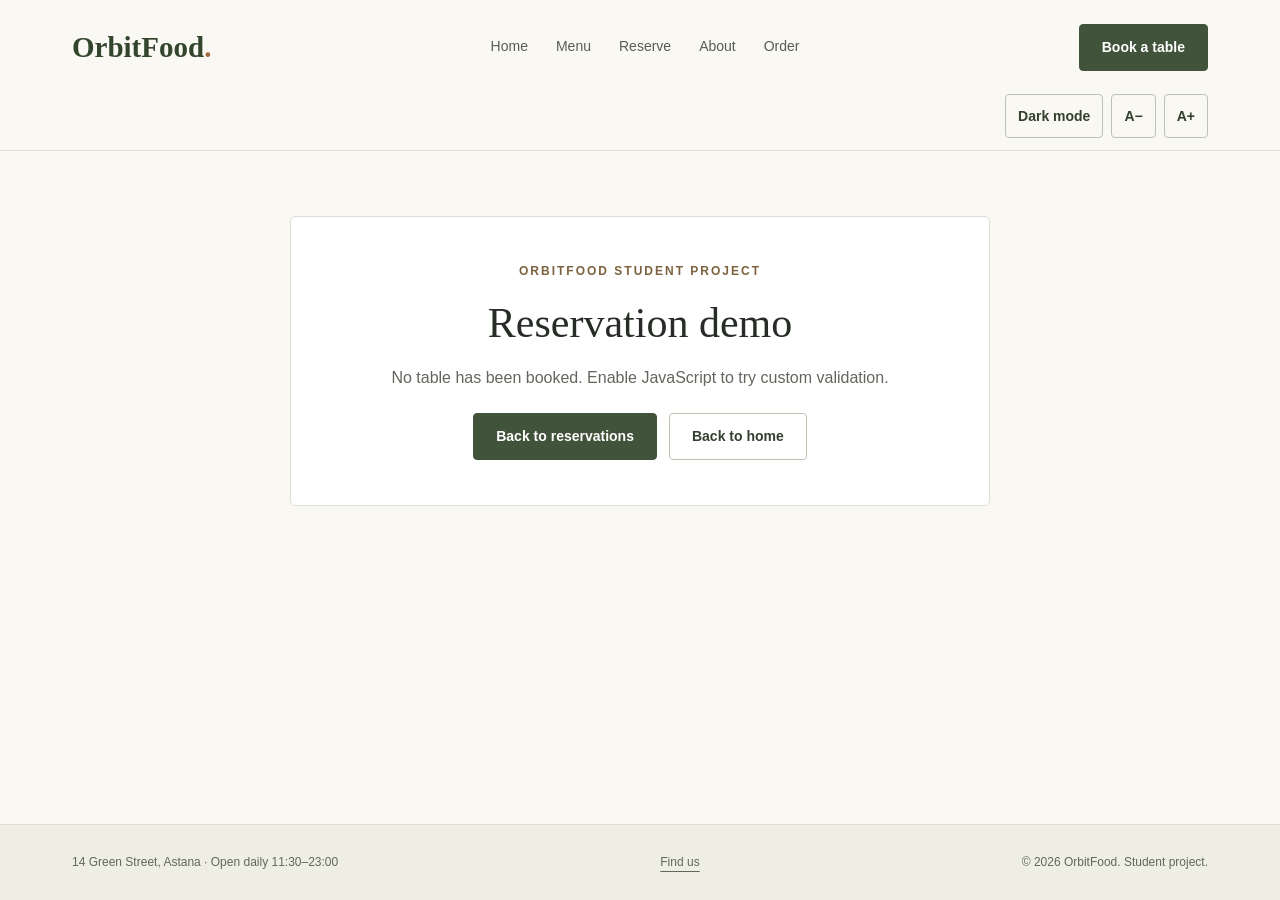
<file: reservation-result.html>
<!DOCTYPE html>
<html lang="en">
<head>
    <meta charset="UTF-8">
    <meta name="viewport" content="width=device-width, initial-scale=1.0">
    <meta name="description" content="Information about the OrbitFood reservation demo.">
    <title>Reservation demo | OrbitFood</title>
    <script src="js/storage-service.js"></script>
    <script src="js/preferences.js"></script>
    <link rel="stylesheet" href="bootstrap/bootstrap.css">
    <link rel="stylesheet" href="css/style.css">
</head>
<body>
    <a class="skip-link" href="#main">Skip to content</a>
    <header class="header">
        <nav class="container navigation" aria-label="Main navigation">
            <a class="logo" href="index.html">OrbitFood<span>.</span></a>
            <ul class="nav-list">
                <li><a href="index.html">Home</a></li>
                <li><a href="menu.html">Menu</a></li>
                <li><a href="reservation.html">Reserve</a></li>
                <li><a href="about.html">About</a></li>
                <li><a href="order.html">Order</a></li>
            </ul>
            <a class="btn btn-dark" href="reservation.html">Book a table</a>
        </nav>
        <div class="container display-preferences" id="display-preferences" role="group" aria-label="Display preferences" hidden>
            <button class="btn btn-outline-dark" id="theme-toggle" type="button" aria-pressed="false">Dark mode</button>
            <button class="btn btn-outline-dark" id="font-decrease" type="button" aria-label="Decrease text size">A&minus;</button>
            <button class="btn btn-outline-dark" id="font-increase" type="button" aria-label="Increase text size">A+</button>
            <span class="visually-hidden" id="font-status" role="status"></span>
        </div>
    </header>

    <main id="main">
        <div class="container">
            <section class="result text-center">
                <p class="eyebrow">OrbitFood student project</p>
                <h1>Reservation demo</h1>
                <p id="demo-finished" class="demo-fallback">You reached the end of the demo using the browser's built-in form checks.</p>
                <p>No table has been booked. Enable JavaScript to try custom validation.</p>
                <div class="buttons justify-content-center">
                    <a class="btn btn-dark" href="reservation.html">Back to reservations</a>
                    <a class="btn btn-outline-dark" href="index.html">Back to home</a>
                </div>
            </section>
        </div>
    </main>

    <footer class="footer">
        <div class="container footer-content">
            <p>14 Green Street, Astana <span aria-hidden="true">&middot;</span> Open daily 11:30&ndash;23:00</p>
            <a href="about.html#location">Find us</a>
            <p>&copy; 2026 OrbitFood. Student project.</p>
        </div>
    </footer>
</body>
</html>
</file>
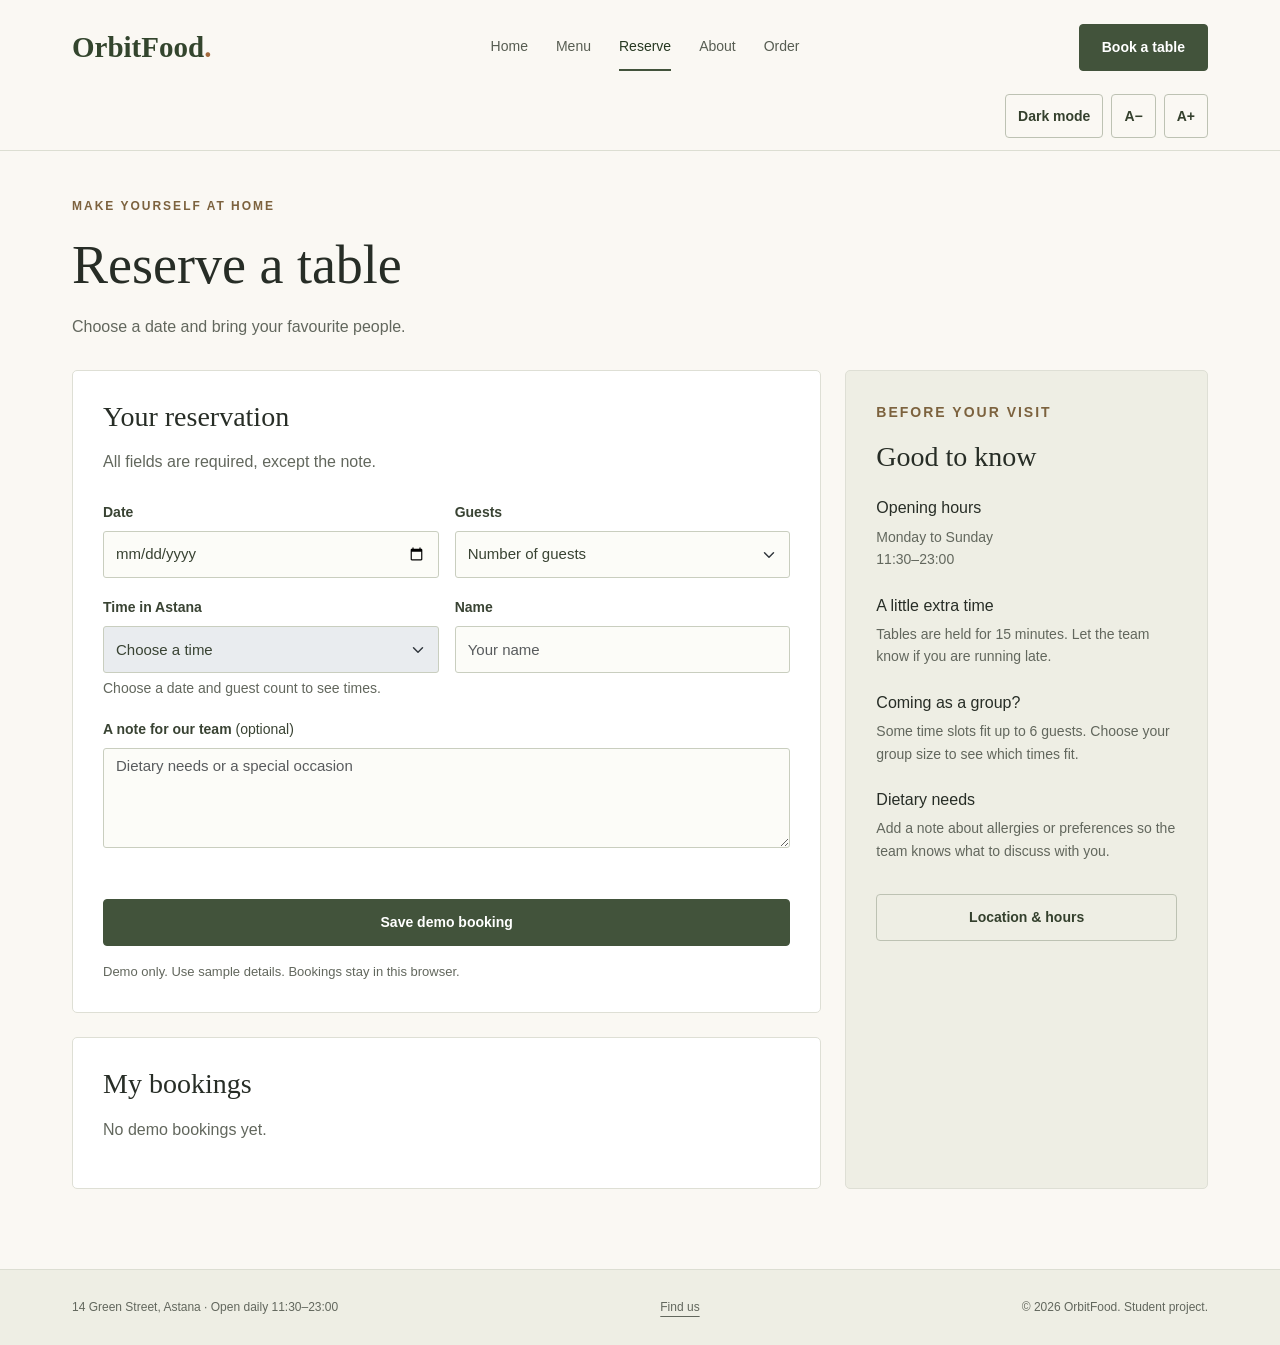
<file: reservation.html>
<!DOCTYPE html>
<html lang="en">
<head>
    <meta charset="UTF-8">
    <meta name="viewport" content="width=device-width, initial-scale=1.0">
    <meta name="description" content="Reserve a table at OrbitFood, a seasonal restaurant website made for the Web Technologies I midterm.">
    <title>Reserve a table | OrbitFood</title>
    <script src="js/storage-service.js"></script>
    <script src="js/preferences.js"></script>
    <link rel="stylesheet" href="bootstrap/bootstrap.css">
    <link rel="stylesheet" href="css/style.css">
    <script src="js/forms.js" defer></script>
    <script src="js/reservation.js" defer></script>
    <script src="jquery/jquery-3.7.1.min.js" defer></script>
    <script src="js/enhancements.js" defer></script>
</head>
<body>
    <a class="skip-link" href="#main">Skip to content</a>
    <header class="header">
        <nav class="container navigation" aria-label="Main navigation">
            <a class="logo" href="index.html">OrbitFood<span>.</span></a>
            <ul class="nav-list">
                <li><a href="index.html">Home</a></li>
                <li><a href="menu.html">Menu</a></li>
                <li><a href="reservation.html" class="active" aria-current="page">Reserve</a></li>
                <li><a href="about.html">About</a></li>
                <li><a href="order.html">Order</a></li>
            </ul>
            <a class="btn btn-dark" href="reservation.html">Book a table</a>
        </nav>
        <div class="container display-preferences" id="display-preferences" role="group" aria-label="Display preferences" hidden>
            <button class="btn btn-outline-dark" id="theme-toggle" type="button" aria-pressed="false">Dark mode</button>
            <button class="btn btn-outline-dark" id="font-decrease" type="button" aria-label="Decrease text size">A&minus;</button>
            <button class="btn btn-outline-dark" id="font-increase" type="button" aria-label="Increase text size">A+</button>
            <span class="visually-hidden" id="font-status" role="status"></span>
        </div>
    </header>

    <main id="main">
        <div class="container">
            <header class="page-top">
                <p class="eyebrow">Make yourself at home</p>
                <h1>Reserve a table</h1>
                <p>Choose a date and bring your favourite people.</p>
            </header>
            <div class="page-content row g-4">
                <div class="col-lg-8">
                    <section class="panel h-auto">
                        <h2 id="booking-form-title" tabindex="-1">Your reservation</h2>
                        <p class="mb-4">All fields are required, except the note.</p>
                        <form id="reservation-form" action="reservation-result.html#demo-finished" method="get">
                            <div class="row g-3">
                                <div class="col-md-6">
                                    <label class="form-label" for="date">Date</label>
                                    <input class="form-control" type="date" id="date" required aria-describedby="date-error">
                                    <p class="text-danger small mt-1 mb-0" id="date-error" hidden></p>
                                </div>
                                <div class="col-md-6">
                                    <label class="form-label" for="guests">Guests</label>
                                    <select class="form-select" id="guests" required aria-describedby="guests-error">
                                        <option value="">Number of guests</option>
                                        <option value="1">1 guest</option>
                                        <option value="2">2 guests</option>
                                        <option value="3">3 guests</option>
                                        <option value="4">4 guests</option>
                                        <option value="5">5 guests</option>
                                        <option value="6">6 guests</option>
                                    </select>
                                    <p class="text-danger small mt-1 mb-0" id="guests-error" hidden></p>
                                </div>
                                <div class="col-md-6">
                                    <label class="form-label" for="time">Time in Astana</label>
                                    <select class="form-select" id="time" required aria-describedby="slot-hint time-error">
                                        <option value="">Choose a time</option>
                                        <option data-capacity="6">11:30</option>
                                        <option data-capacity="4">13:00</option>
                                        <option data-capacity="6">14:30</option>
                                        <option data-capacity="6">16:00</option>
                                        <option data-capacity="4">17:30</option>
                                        <option data-capacity="4">19:00</option>
                                        <option data-capacity="6">20:30</option>
                                        <option data-capacity="4">21:30</option>
                                    </select>
                                    <p class="small mb-0 mt-1" id="slot-hint" role="status"></p>
                                    <p class="text-danger small mt-1 mb-0" id="time-error" hidden></p>
                                </div>
                                <div class="col-md-6">
                                    <label class="form-label" for="name">Name</label>
                                    <input class="form-control" type="text" id="name" placeholder="Your name" minlength="2" maxlength="60" required aria-describedby="name-error">
                                    <p class="text-danger small mt-1 mb-0" id="name-error" hidden></p>
                                </div>
                                <div class="col-12">
                                    <label class="form-label" for="note">A note for our team <span class="fw-normal">(optional)</span></label>
                                    <textarea class="form-control" id="note" rows="3" maxlength="300" placeholder="Dietary needs or a special occasion" aria-describedby="note-help note-error"></textarea>
                                    <p class="small mt-1 mb-0" id="note-help">For example, mention a nut allergy or ask for a high chair. Use up to 300 characters.</p>
                                    <p class="text-danger small mt-1 mb-0" id="note-error" hidden></p>
                                </div>
                            </div>
                            <div class="d-flex flex-wrap gap-2 mt-4">
                                <button class="btn btn-dark flex-grow-1" type="submit" id="save-booking">Save demo booking</button>
                                <button class="btn btn-outline-dark" type="button" id="stop-editing" hidden>Discard changes</button>
                            </div>
                            <p class="visually-hidden form-alert" role="alert"></p>
                            <p class="alert alert-success form-success mt-3 mb-0" tabindex="-1" role="status" hidden></p>
                            <p class="small-note">Demo only. Use sample details. Bookings stay in this browser.</p>
                        </form>
                    </section>

                    <section class="panel h-auto mt-4" aria-labelledby="bookings-heading">
                        <h2 id="bookings-heading" tabindex="-1">My bookings</h2>
                        <p class="small" id="booking-storage-warning" role="status" hidden>Browser storage is unavailable. Changes may be lost on reload.</p>
                        <p id="bookings-empty">No demo bookings yet.</p>
                        <p class="visually-hidden" id="bookings-status" role="status"></p>
                        <div id="booking-list"></div>
                    </section>
                </div>
                <aside class="col-lg-4">
                    <div class="panel side-panel">
                        <p class="eyebrow">Before your visit</p>
                        <h2>Good to know</h2>
                        <h3>Opening hours</h3>
                        <p>Monday to Sunday<br>11:30&ndash;23:00</p>
                        <h3>A little extra time</h3>
                        <p>Tables are held for 15 minutes. Let the team know if you are running late.</p>
                        <h3>Coming as a group?</h3>
                        <p>Some time slots fit up to 6 guests. Choose your group size to see which times fit.</p>
                        <h3>Dietary needs</h3>
                        <p>Add a note about allergies or preferences so the team knows what to discuss with you.</p>
                        <a class="btn btn-outline-dark w-100 mt-3" href="about.html#location">Location &amp; hours</a>
                    </div>
                </aside>
            </div>
        </div>
    </main>

    <footer class="footer">
        <div class="container footer-content">
            <p>14 Green Street, Astana <span aria-hidden="true">&middot;</span> Open daily 11:30&ndash;23:00</p>
            <a href="about.html#location">Find us</a>
            <p>&copy; 2026 OrbitFood. Student project.</p>
        </div>
    </footer>
</body>
</html>
</file>
<file: css/style.css>
:root {
    --page-bg: #faf8f3;
    --surface-bg: #ffffff;
    --subtle-bg: #eeeee4;
    --location-bg: #e8eadf;
    --input-bg: #fcfcf8;
    --ink: #272d26;
    --muted-ink: #62675d;
    --field-ink: #394333;
    --link-ink: #42533b;
    --link-hover: #24331e;
    --logo-ink: #33452d;
    --logo-accent: #a3693d;
    --eyebrow-ink: #7c623e;
    --nav-ink: #575d52;
    --nav-active: #273922;
    --outline-ink: #34402d;
    --caption-ink: #3e4a35;
    --crumb-ink: #676c61;
    --tag-ink: #4e5945;
    --address-ink: #525e47;
    --selected-ink: #4b662f;
    --divider: #dcded2;
    --card-border: #dedfd5;
    --field-border: #c9cebf;
    --button-border: #bdc2b3;
    --focus-ring: #986737;
    --action-bg: #42533b;
    --action-hover: #2b3926;
    --action-ink: #ffffff;
}

:root[data-bs-theme="dark"] {
    --page-bg: #191d19;
    --surface-bg: #222922;
    --subtle-bg: #2b342a;
    --location-bg: #303c2d;
    --input-bg: #1b211b;
    --ink: #eff2e9;
    --muted-ink: #c1cbb9;
    --field-ink: #e0e8d9;
    --link-ink: #b9d5a8;
    --link-hover: #e1f3d4;
    --logo-ink: #e1efda;
    --logo-accent: #e7ad7b;
    --eyebrow-ink: #e1ba8e;
    --nav-ink: #c5cfbe;
    --nav-active: #e1f3d4;
    --outline-ink: #d9e8d0;
    --caption-ink: #dbe6d4;
    --crumb-ink: #c1cbb9;
    --tag-ink: #c1cbb9;
    --address-ink: #cbd8c3;
    --selected-ink: #c3dea9;
    --divider: #444f42;
    --card-border: #444f42;
    --field-border: #788570;
    --button-border: #788570;
    --focus-ring: #f3bb83;
    --action-bg: #b9d5a8;
    --action-hover: #d0e5c3;
    --action-ink: #1b2816;
}

* {
    box-sizing: border-box;
}

html {
    scroll-behavior: smooth;
}

body {
    display: flex;
    flex-direction: column;
    min-height: 100vh;
    margin: 0;
    background-color: var(--page-bg);
    color: var(--ink);
    font-family: Arial, sans-serif;
    font-size: 1rem;
    line-height: 1.6;
}

main {
    flex: 1;
}

img {
    display: block;
    max-width: 100%;
}

a {
    color: var(--link-ink);
    text-underline-offset: 5px;
}

a:hover {
    color: var(--link-hover);
}

a:focus-visible,
button:focus-visible,
.btn:focus-visible,
input:focus-visible,
select:focus-visible,
textarea:focus-visible {
    outline: 3px solid #986737;
    outline-offset: 4px;
}

h1,
h2,
h3 {
    color: var(--ink);
    line-height: 1.15;
}

h1,
h2 {
    font-family: Georgia, serif;
    font-weight: normal;
}

h1 {
    margin-bottom: 18px;
    font-size: 3.375rem;
}

h2 {
    margin-bottom: 16px;
    font-size: 2.125rem;
}

h3 {
    font-size: 1.1875rem;
}

p {
    color: var(--muted-ink);
}

.container {
    max-width: 1160px;
}

.header {
    border-bottom: 1px solid #dcded2;
    background-color: var(--page-bg);
}

.navigation {
    display: flex;
    align-items: center;
    justify-content: space-between;
    gap: 24px;
    min-height: 94px;
}

.display-preferences {
    display: flex;
    flex-wrap: wrap;
    justify-content: flex-end;
    gap: 8px;
    padding-bottom: 12px;
}

.display-preferences .btn {
    min-width: 44px;
    min-height: 44px;
    padding: 6px 12px;
}

.display-preferences [aria-disabled="true"] {
    opacity: .65;
    cursor: default;
}

.display-preferences [aria-pressed="true"] {
    background-color: var(--action-bg);
    border-color: var(--action-bg);
    color: var(--action-ink);
}

:root[data-bs-theme="dark"] .text-danger {
    --bs-danger-rgb: 255, 172, 172;
}

.recipe-open {
    --bs-btn-color: var(--link-ink);
    --bs-btn-hover-color: var(--link-hover);
    --bs-btn-active-color: var(--link-hover);
}

.logo {
    color: var(--logo-ink);
    font-family: Georgia, serif;
    font-size: 1.8125rem;
    font-weight: bold;
    text-decoration: none;
}

.logo span {
    color: var(--logo-accent);
}

.nav-list {
    display: flex;
    flex-wrap: wrap;
    justify-content: center;
    gap: 28px;
    margin: 0;
    padding: 0;
    list-style: none;
}

.nav-list a {
    display: block;
    padding: 12px 0;
    border-bottom: 2px solid transparent;
    color: var(--nav-ink);
    font-size: 0.875rem;
    text-decoration: none;
}

.nav-list a:hover,
.nav-list a.active {
    border-bottom-color: var(--link-ink);
    color: var(--nav-active);
}

.btn {
    padding: 12px 22px;
    border-radius: 4px;
    font-size: 0.875rem;
    font-weight: bold;
}

.btn-dark {
    border-color: var(--action-bg);
    background-color: var(--action-bg);
    color: var(--action-ink);
}

.btn-dark:hover,
.btn-dark:focus-visible,
.btn-dark:active {
    border-color: var(--action-hover);
    background-color: var(--action-hover);
    color: var(--action-ink);
}

.btn-outline-dark {
    border-color: var(--button-border);
    color: var(--outline-ink);
}

.btn-outline-dark:hover,
.btn-outline-dark:active,
.btn-outline-dark.active {
    border-color: var(--action-bg);
    background-color: var(--action-bg);
    color: var(--action-ink);
}

.hero {
    padding: 64px 0 56px;
}

.eyebrow {
    margin-bottom: 18px;
    color: var(--eyebrow-ink);
    font-size: 0.75rem;
    font-weight: bold;
    letter-spacing: 2px;
    text-transform: uppercase;
}

#home-title {
    max-width: 480px;
    font-size: 4.25rem;
    line-height: 1.04;
}

.intro {
    max-width: 440px;
    font-size: 1.125rem;
}

.hero-note {
    max-width: 430px;
    margin-top: 28px;
    padding-top: 24px;
    border-top: 1px solid #dcded2;
}

.hero-note h2 {
    font-family: Arial, sans-serif;
    font-size: 1.125rem;
    font-weight: bold;
}

.buttons {
    display: flex;
    flex-wrap: wrap;
    gap: 12px;
    margin-top: 22px;
}

.hero-photo {
    position: relative;
    margin: 0;
}

.hero-photo img {
    width: 100%;
    height: 470px;
    border-radius: 6px;
    object-fit: cover;
}

.photo-label {
    position: absolute;
    right: 20px;
    bottom: 20px;
    left: 20px;
    padding: 13px 18px;
    border-radius: 3px;
    background-color: var(--page-bg);
    color: var(--caption-ink);
    font-size: 0.8125rem;
}

.section {
    padding: 50px 0;
    border-top: 1px solid #dcded2;
}

.section-head {
    display: flex;
    align-items: flex-end;
    justify-content: space-between;
    gap: 24px;
    margin-bottom: 28px;
}

.section-head h2 {
    margin-bottom: 8px;
}

.section-head p {
    margin-bottom: 0;
}

.text-link {
    font-size: 0.875rem;
    font-weight: bold;
}

.food-grid {
    display: grid;
    grid-template-columns: repeat(3, minmax(0, 1fr));
    gap: 24px;
}

.recipe-instructions {
    white-space: pre-line;
}

.food-card {
    overflow: hidden;
    border: 1px solid #dedfd5;
    border-radius: 5px;
    background-color: var(--surface-bg);
}

.food-card img {
    width: 100%;
    height: 215px;
    object-fit: cover;
}

.food-info {
    padding: 22px;
}

.food-info h3 {
    margin-bottom: 10px;
}

.food-info h3 a {
    color: inherit;
    text-decoration: none;
}

.food-info h3 a:hover {
    text-decoration: underline;
}

.food-info p {
    margin-bottom: 18px;
    font-size: 0.875rem;
}

.food-bottom {
    display: flex;
    align-items: center;
    justify-content: space-between;
    gap: 12px;
}

.price {
    color: var(--link-ink);
    font-size: 1.125rem;
    font-weight: bold;
}

.page-top {
    padding: 46px 0 30px;
}

.page-top p:last-child {
    margin-bottom: 0;
}

.page-content {
    padding-bottom: 60px;
}

.panel {
    height: 100%;
    padding: 30px;
    border: 1px solid #dedfd5;
    border-radius: 5px;
    background-color: var(--surface-bg);
}

.panel h2 {
    font-size: 1.75rem;
}

.side-panel {
    background-color: var(--subtle-bg);
}

.side-panel h3 {
    margin-top: 26px;
    font-size: 1rem;
}

.side-panel p,
.side-panel li {
    font-size: 0.875rem;
}

.page-photo {
    width: 100%;
    height: 390px;
    border-radius: 5px;
    object-fit: cover;
}

.crumbs {
    display: flex;
    gap: 12px;
    margin: 0 0 22px;
    padding: 0;
    color: var(--crumb-ink);
    font-size: 0.8125rem;
    list-style: none;
}

.tag {
    display: inline-block;
    margin: 0 6px 10px 0;
    padding: 4px 10px;
    border-radius: 3px;
    background-color: var(--subtle-bg);
    color: var(--tag-ink);
    font-size: 0.75rem;
}

.details-list {
    padding-left: 20px;
    color: var(--muted-ink);
}

.category-links {
    display: flex;
    flex-wrap: wrap;
    gap: 10px;
    margin: 22px 0 30px;
}

.menu-section {
    margin-bottom: 44px;
    scroll-margin-top: 24px;
}

.menu-section h2 {
    margin-bottom: 22px;
}

.menu-section .food-grid {
    grid-template-columns: 1fr;
}

.menu-section .food-card {
    display: grid;
    grid-template-columns: 230px 1fr;
}

.menu-section .food-card img {
    height: 210px;
}

img[src="images/toast.jpg"] {
    object-position: center 75%;
}

.form-label {
    margin-bottom: 8px;
    color: var(--field-ink);
    font-size: 0.875rem;
    font-weight: bold;
}

.form-control,
.form-select {
    min-height: 47px;
    border-color: var(--field-border);
    border-radius: 3px;
    background-color: var(--input-bg);
    color: var(--field-ink);
    font-size: 0.9375rem;
}

.form-control:focus,
.form-select:focus {
    border-color: var(--action-bg);
    background-color: var(--surface-bg);
    color: var(--field-ink);
    box-shadow: none;
}

textarea.form-control {
    min-height: 100px;
}

.small-note {
    margin-top: 16px;
    margin-bottom: 0;
    font-size: 0.8125rem;
}

.hours {
    margin-bottom: 0;
    font-size: 0.875rem;
}

.hours caption {
    padding-top: 0;
    caption-side: top;
    color: var(--muted-ink);
}

.hours th,
.hours td {
    padding: 13px 10px;
    border-color: var(--card-border);
    background-color: transparent;
    color: var(--field-ink);
}

.location {
    display: flex;
    flex-direction: column;
    justify-content: center;
    height: 100%;
    padding: 40px;
    border-radius: 5px;
    background-color: var(--location-bg);
}

.location address {
    margin-bottom: 20px;
    color: var(--address-ink);
    font-style: normal;
}

.location .btn {
    align-self: flex-start;
}

.order-list {
    margin: 0;
    padding: 0;
    border: 0;
}

.order-list legend {
    margin-bottom: 20px;
    font-family: Georgia, serif;
    font-size: 1.75rem;
}

.order-item {
    display: flex;
    align-items: center;
    gap: 18px;
    margin-bottom: 14px;
    padding: 16px;
    border: 1px solid #dedfd5;
    border-radius: 5px;
    background-color: var(--surface-bg);
}

.order-item img {
    width: 88px;
    height: 88px;
    border-radius: 3px;
    object-fit: cover;
}

.order-item strong,
.order-item small {
    display: block;
}

.order-item small {
    margin: 5px 0;
    color: var(--muted-ink);
}

.result {
    max-width: 700px;
    margin: 65px auto;
    padding: 45px;
    border: 1px solid #dedfd5;
    border-radius: 5px;
    background-color: var(--surface-bg);
}

.result h1 {
    font-size: 2.625rem;
}

.footer {
    margin-top: 20px;
    padding: 28px 0;
    border-top: 1px solid #dcded2;
    background-color: var(--subtle-bg);
}

.footer-content {
    display: flex;
    flex-wrap: wrap;
    align-items: center;
    justify-content: space-between;
    gap: 15px;
}

.footer p,
.footer a {
    margin: 0;
    color: var(--muted-ink);
    font-size: 0.75rem;
}

.skip-link {
    position: absolute;
    top: -70px;
    left: 12px;
    z-index: 10;
    padding: 12px 18px;
    background-color: var(--surface-bg);
}

.skip-link:focus {
    top: 12px;
}

@media (max-width: 991px) {
    .navigation {
        gap: 16px;
    }

    .nav-list {
        gap: 18px;
    }

    #home-title {
        font-size: 3.375rem;
    }

    .hero-photo img {
        height: 440px;
    }

    .food-grid {
        grid-template-columns: repeat(2, minmax(0, 1fr));
    }

    .page-photo {
        height: 360px;
    }
}

@media (max-width: 767px) {
    .navigation {
        flex-wrap: wrap;
        padding-top: 16px;
        padding-bottom: 12px;
    }

    .nav-list {
        width: 100%;
        justify-content: space-between;
        gap: 10px;
    }

    .hero {
        padding-top: 35px;
    }

    h1,
    #home-title {
        font-size: 2.875rem;
    }

    .hero-photo img {
        height: 340px;
    }

    .hero-note,
    .intro {
        max-width: none;
    }

    .section-head {
        align-items: flex-start;
        flex-direction: column;
        gap: 12px;
    }

    .food-grid {
        grid-template-columns: 1fr;
    }

    .food-card img {
        height: 260px;
    }

    .menu-section .food-card {
        grid-template-columns: 1fr;
    }

    .menu-section .food-card img {
        height: 240px;
    }

    .panel,
    .location,
    .result {
        padding: 24px;
    }

    .order-item {
        gap: 12px;
        padding: 12px;
    }

    .order-item img {
        width: 62px;
        height: 75px;
    }

    .order-item small {
        font-size: 0.75rem;
    }

    .footer-content {
        flex-direction: column;
        align-items: flex-start;
    }
}

/* Endterm menu controls reuse the existing restaurant palette and grid. */
.menu-tools { height: auto; margin-bottom: 32px; }
.menu-actions { display: flex; flex-wrap: wrap; align-items: center; gap: 16px; }
.menu-actions label { color: var(--field-ink); }
.menu-actions input { accent-color: var(--action-bg); }
.favorite-button { margin-top: 18px; }
.favorite-button[aria-pressed="true"] { background: var(--subtle-bg); border-color: var(--action-bg); }
#menu-results { padding-top: 8px; }
[hidden] { display: none !important; }
.demo-fallback:not(:target) {
    display: none;
}
@media (max-width: 767px) {
    .menu-tools { padding: 20px; }
    .menu-actions { align-items: stretch; flex-direction: column; }
}

.order-dish {
    flex: 1 1 12rem;
    min-width: 0;
}

.order-item {
    flex-wrap: wrap;
    scroll-margin-top: 1rem;
}

.order-item button {
    margin-left: auto;
}

.pickup-panel {
    max-width: 42rem;
}
</file>
